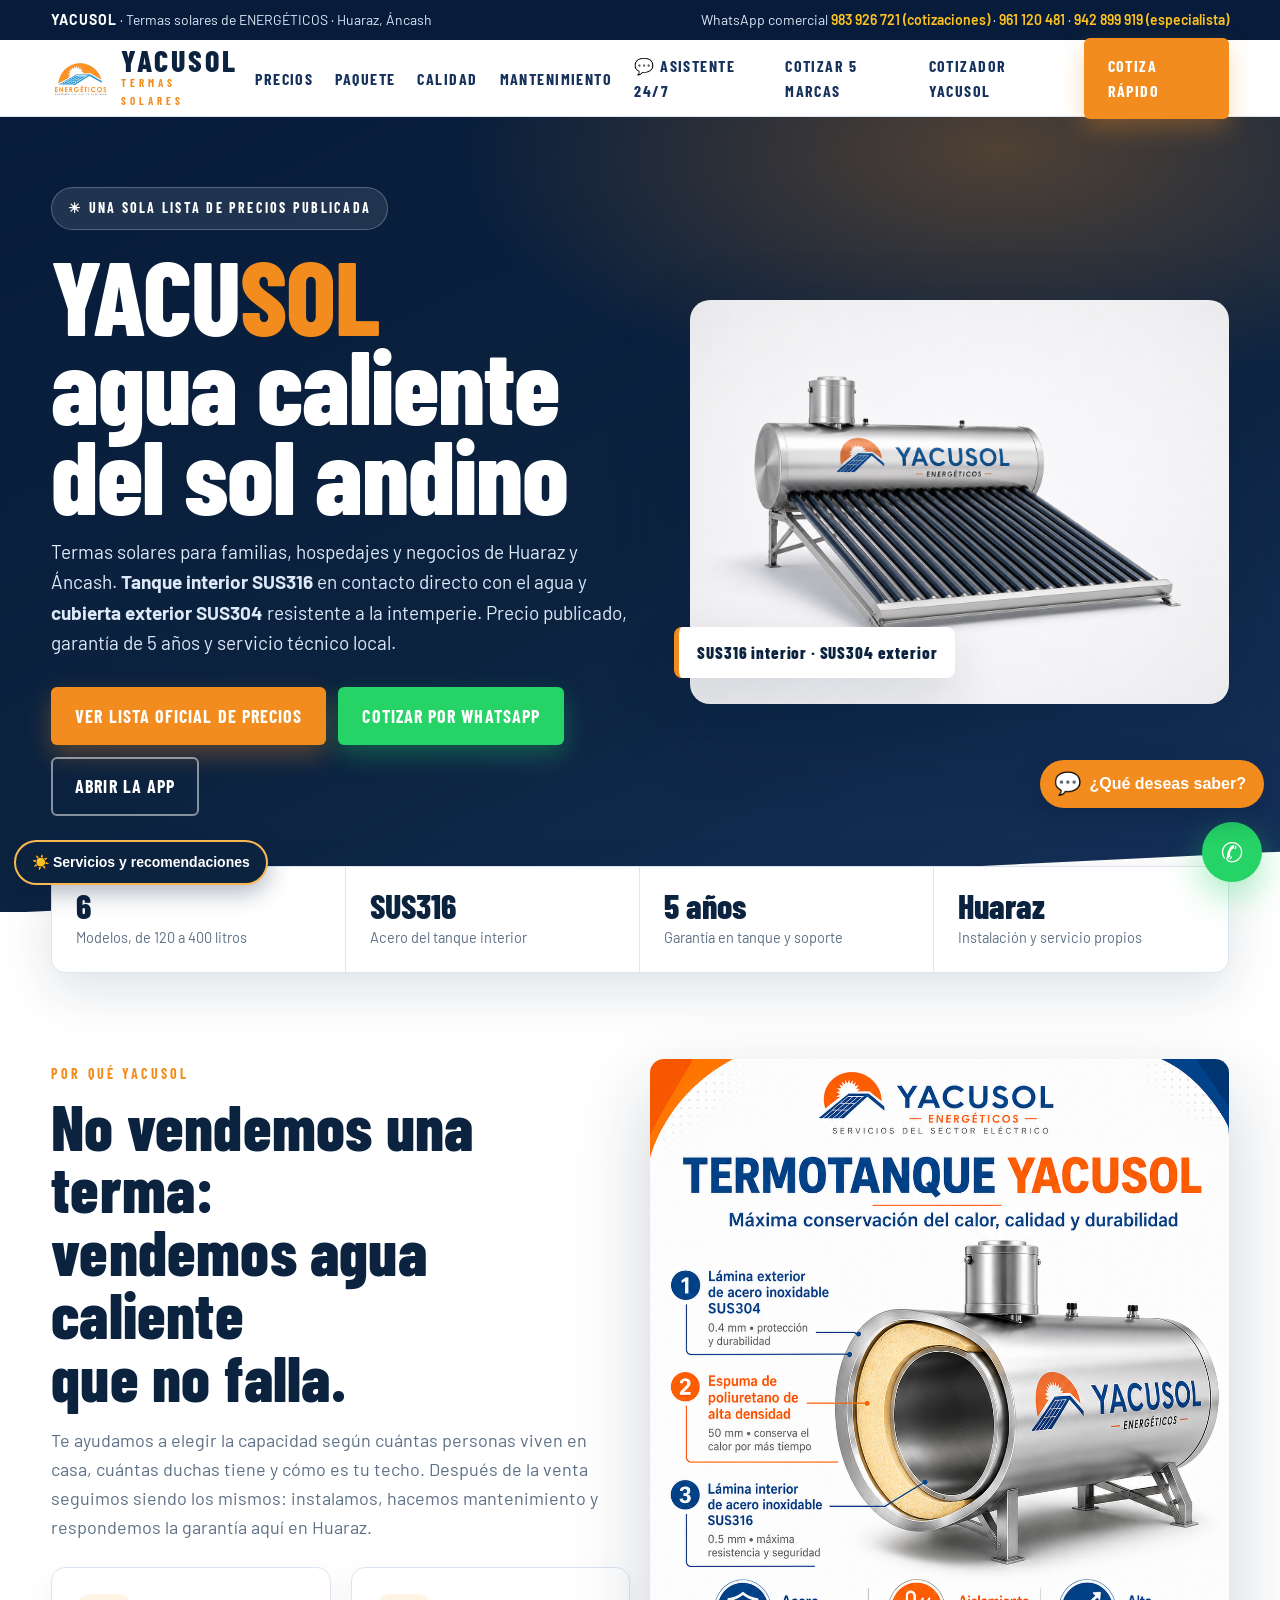
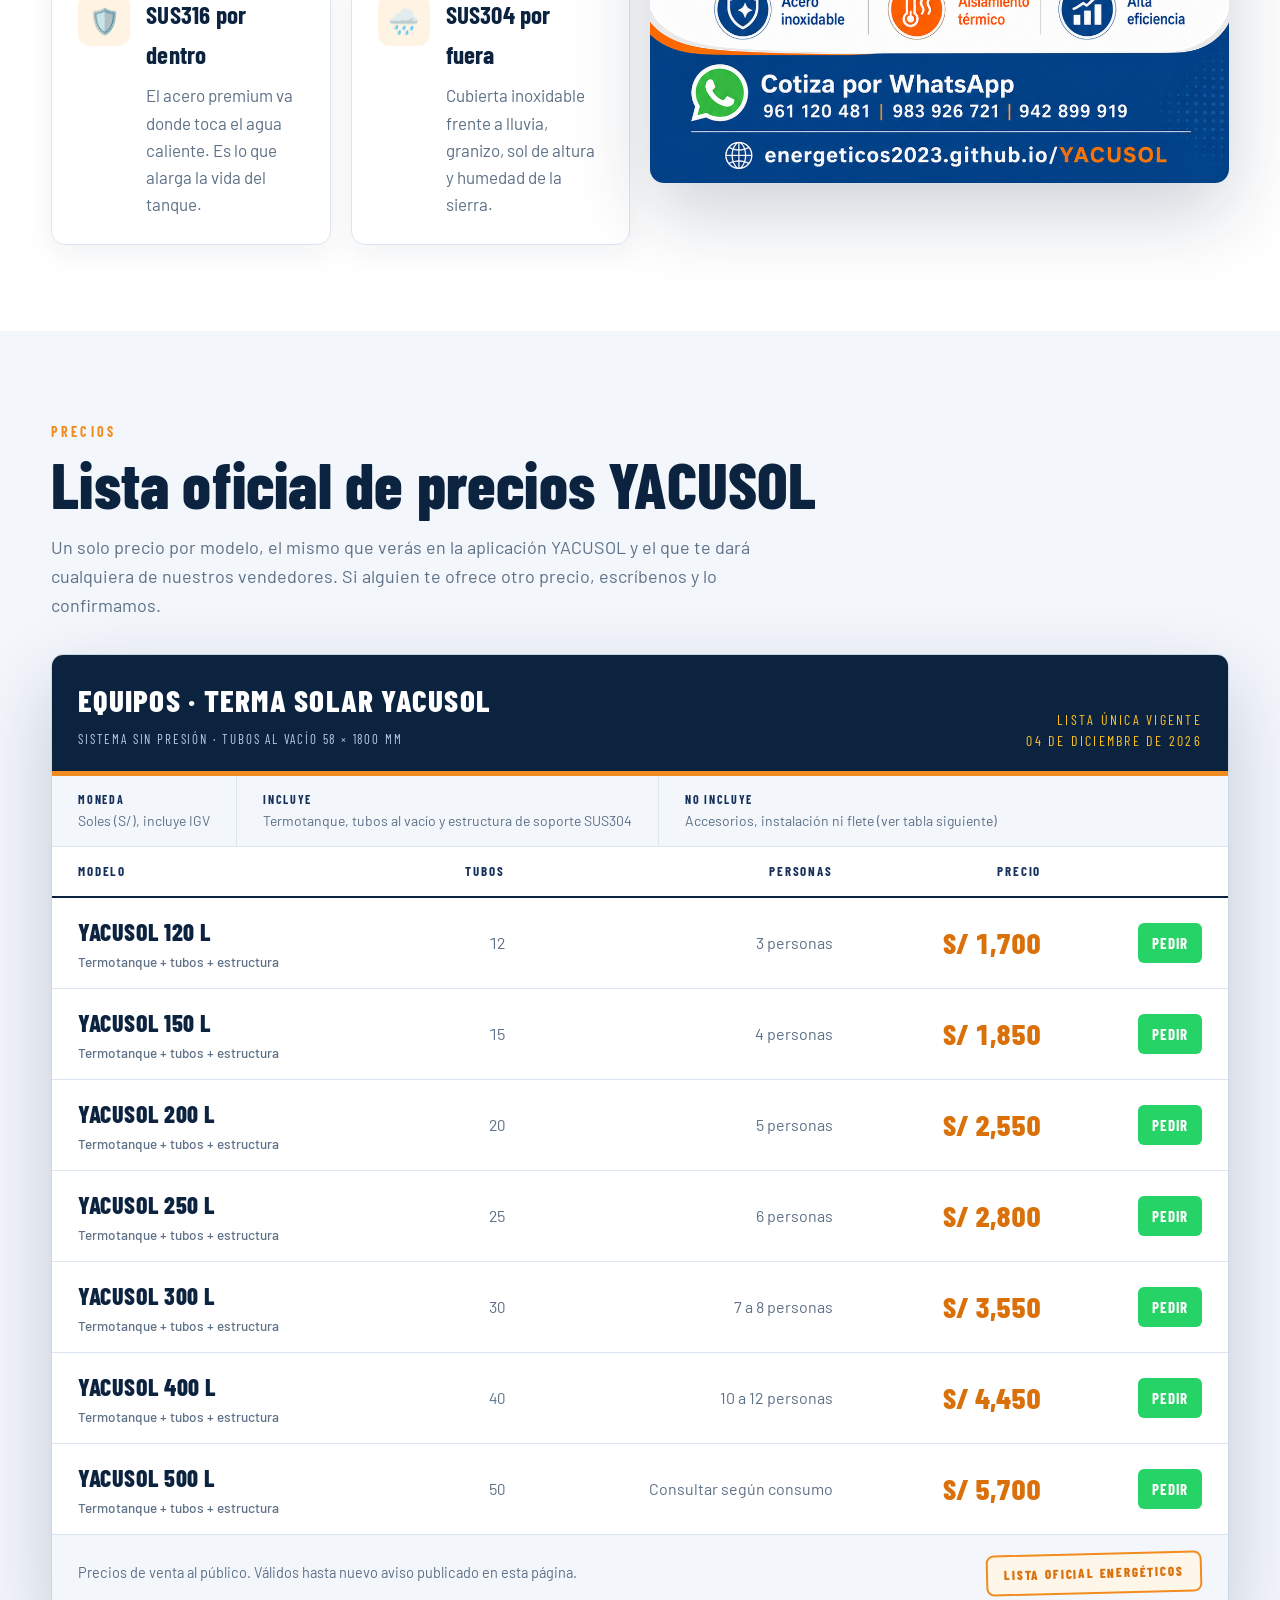
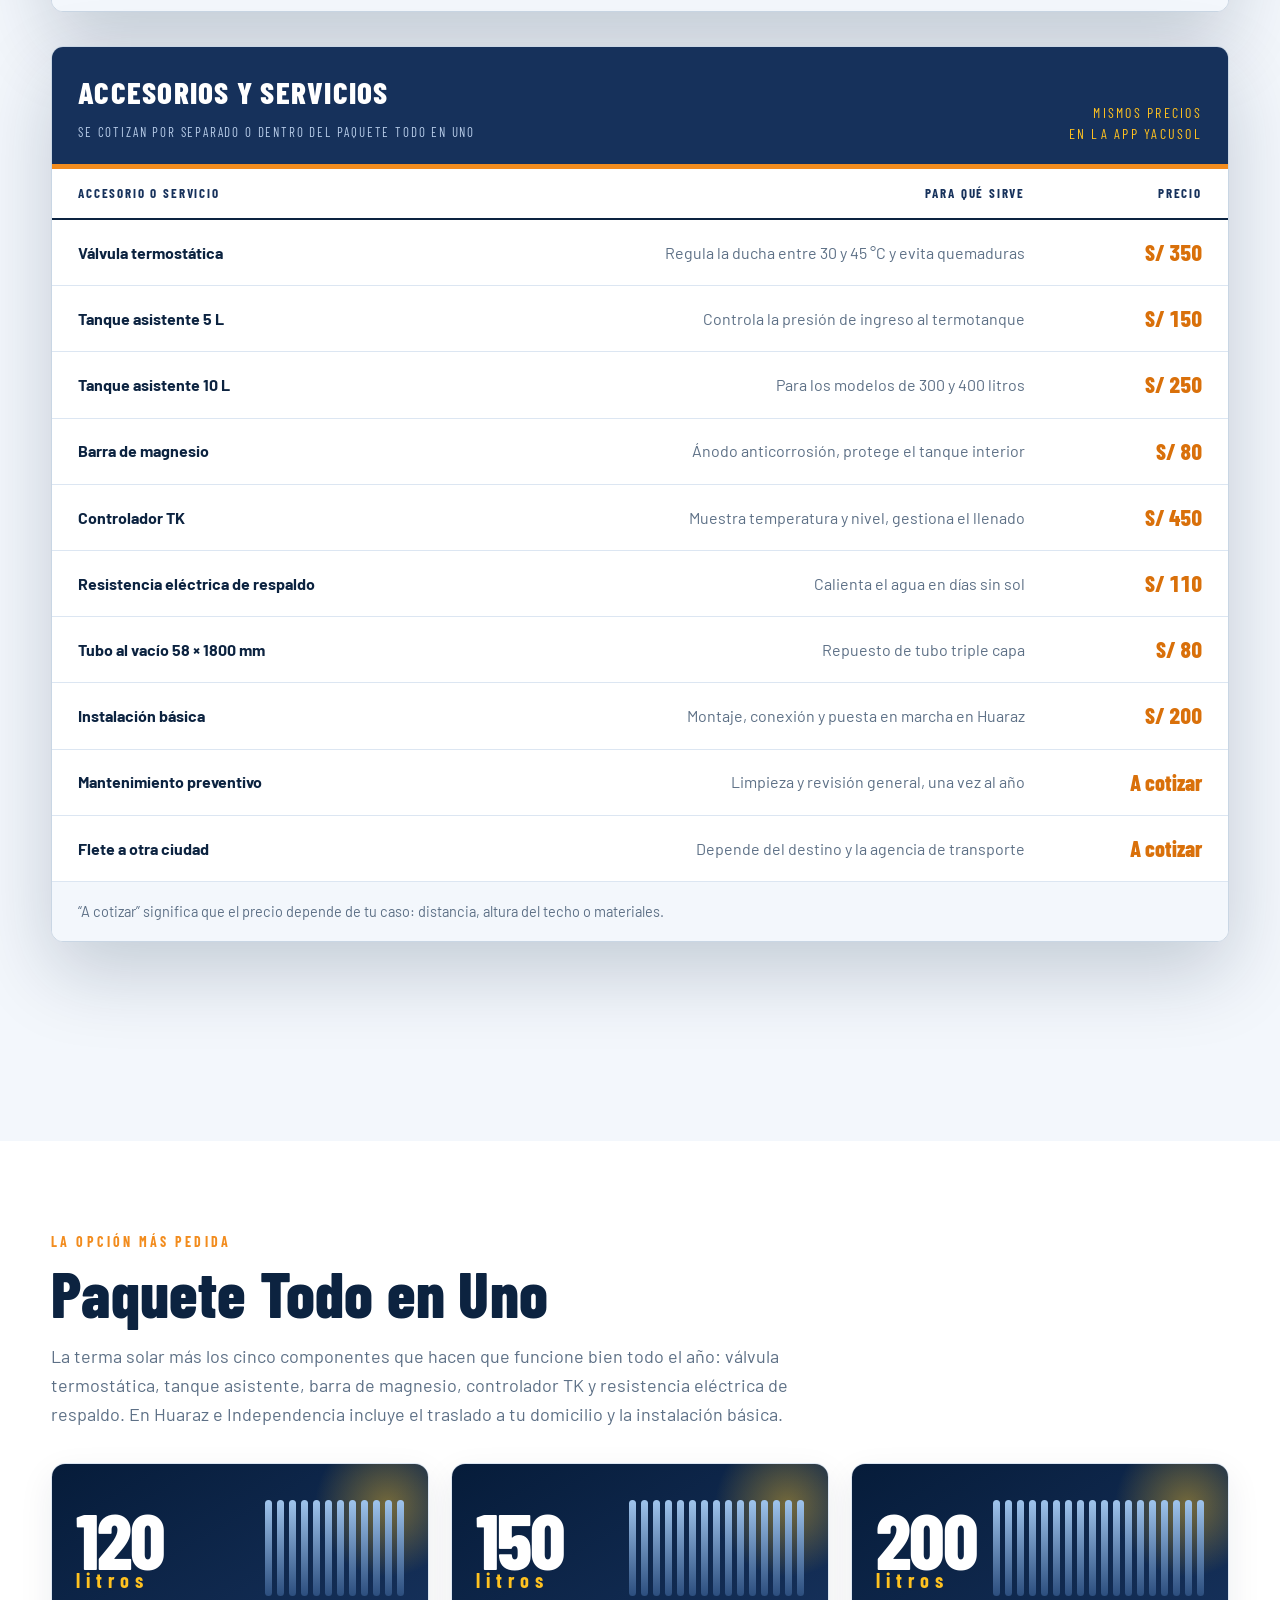
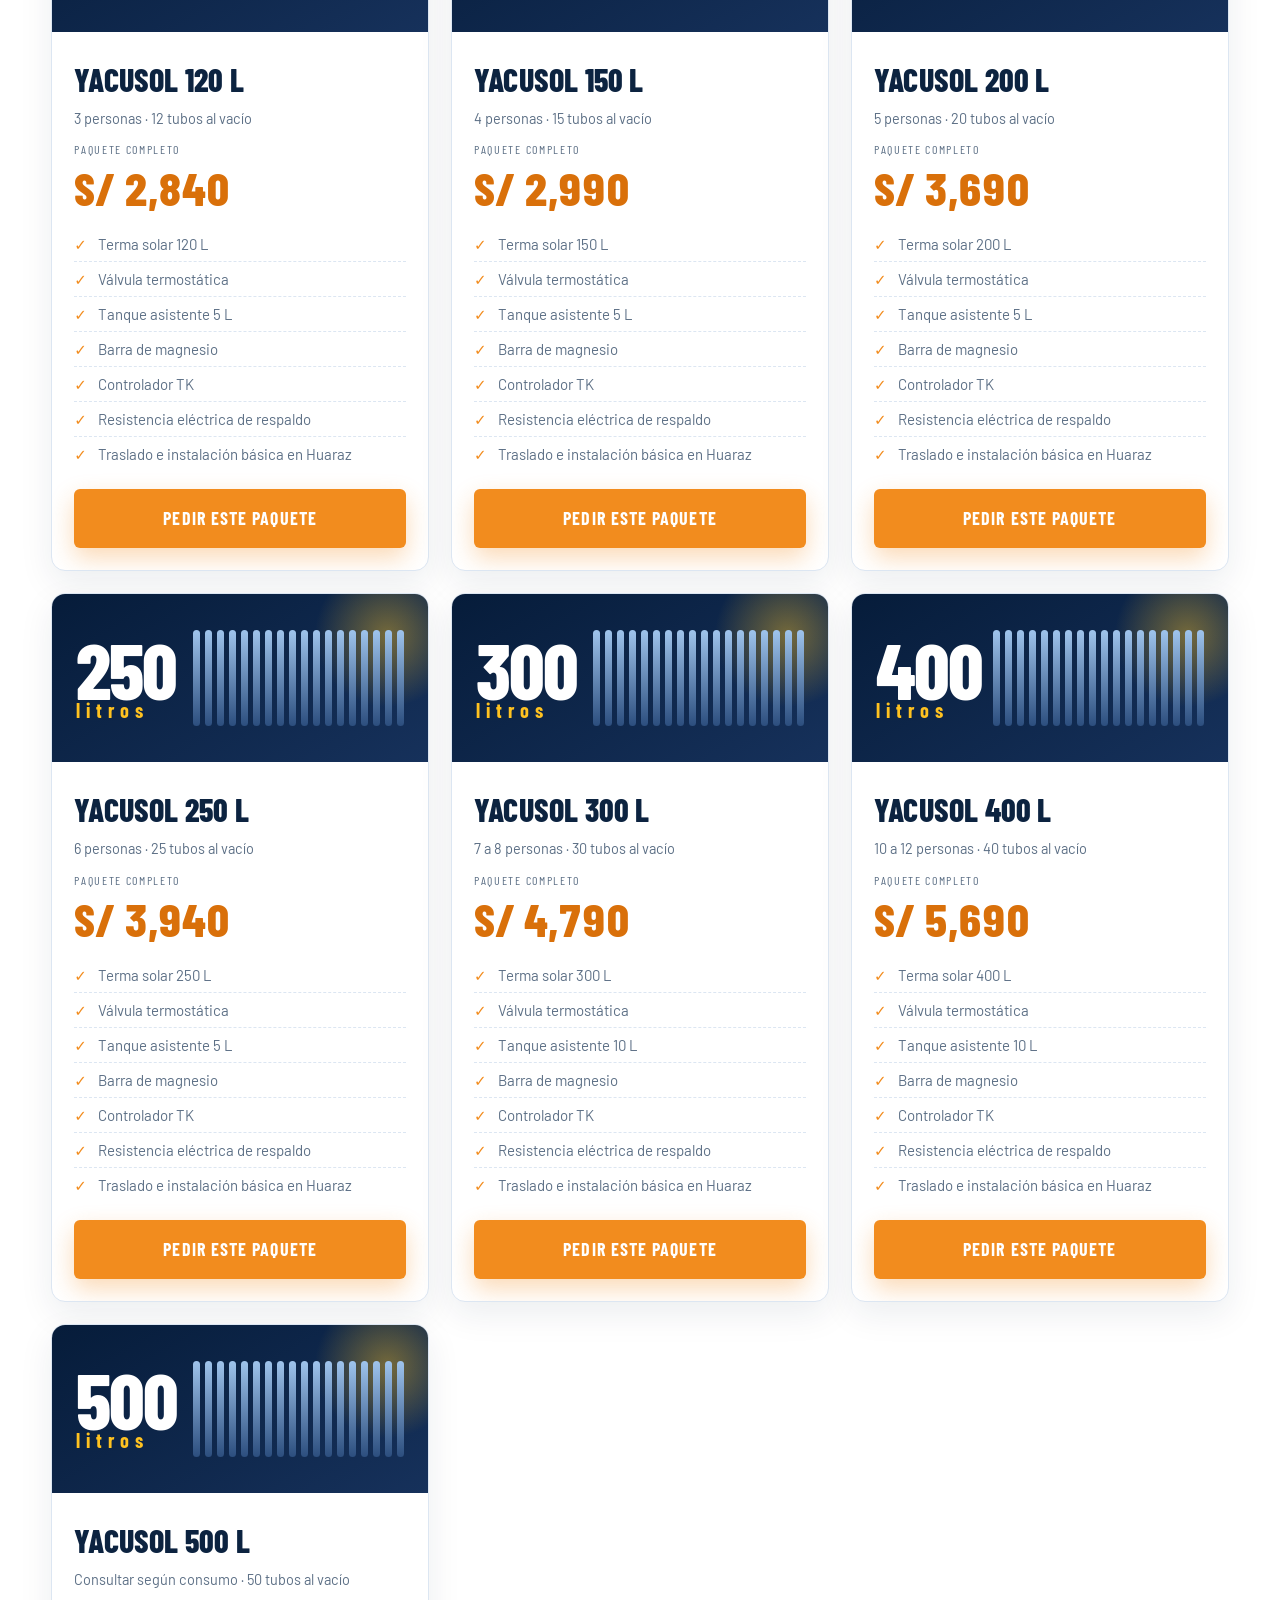
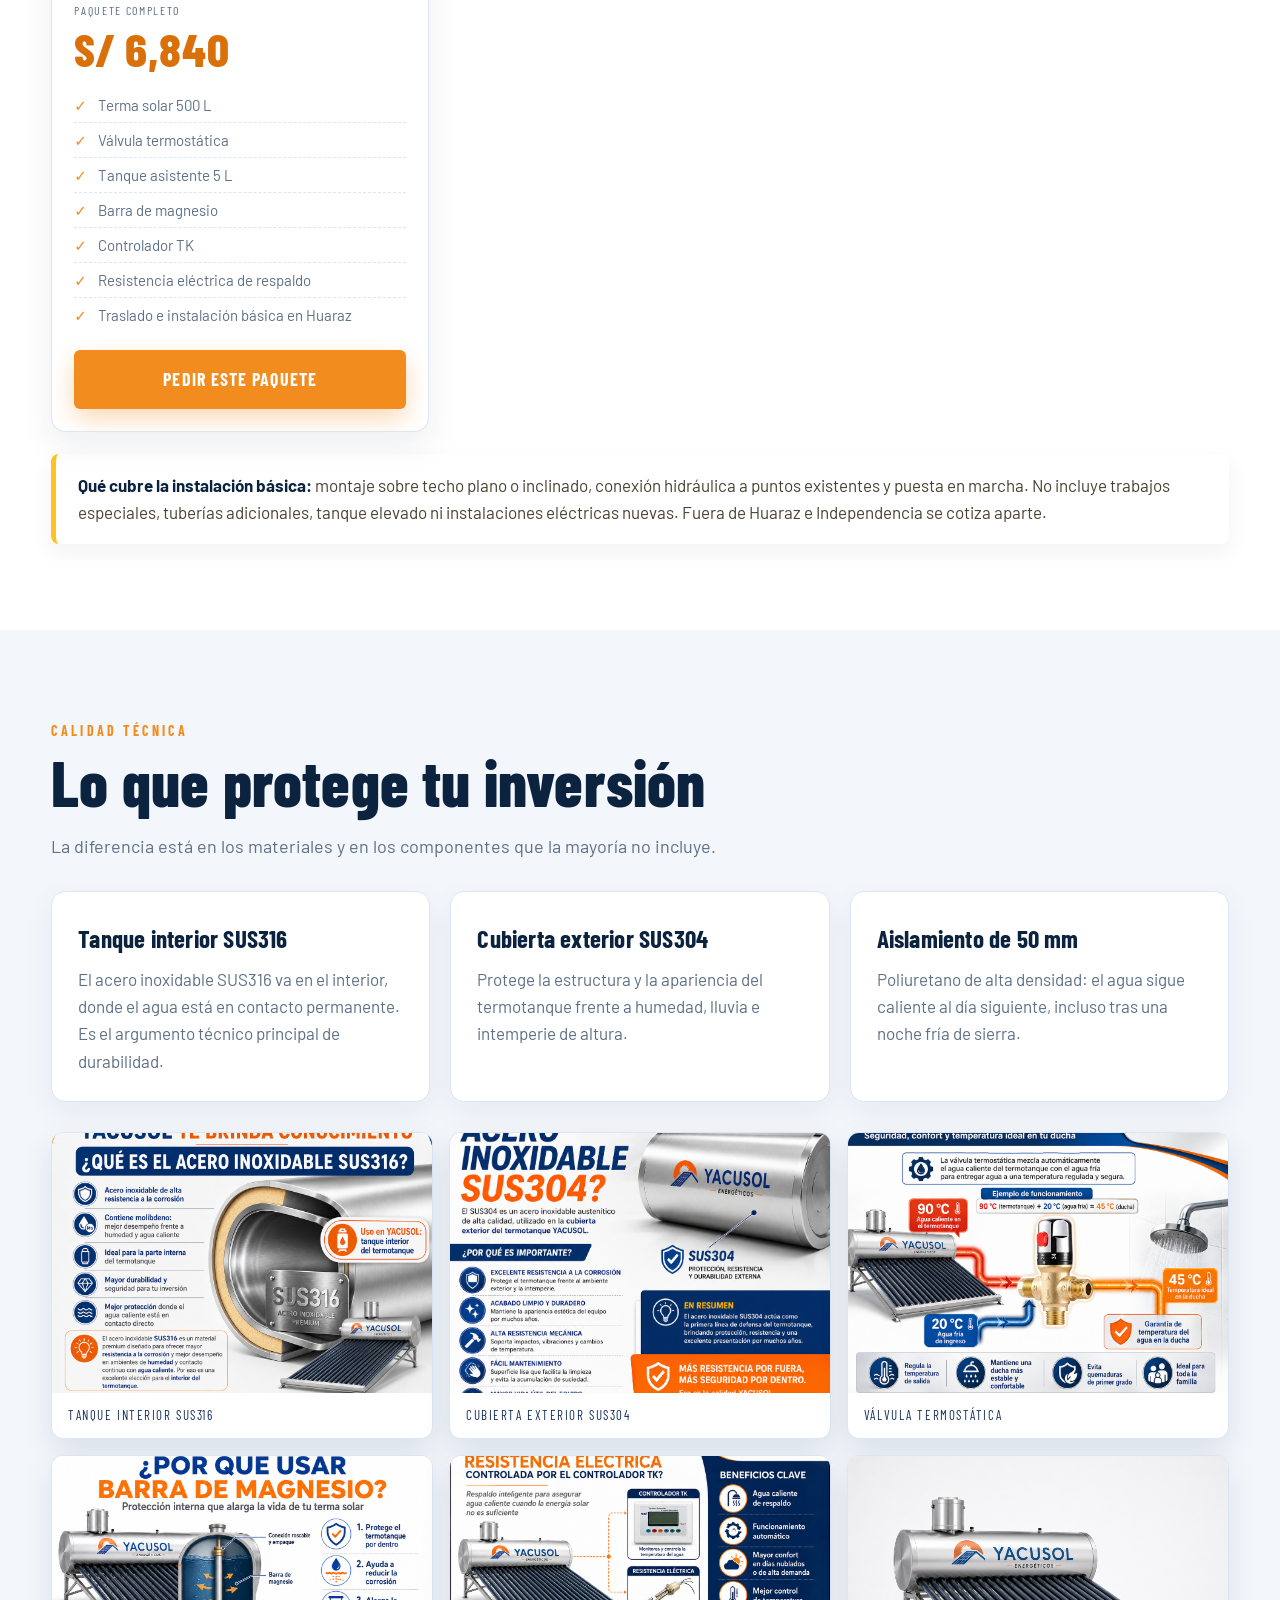
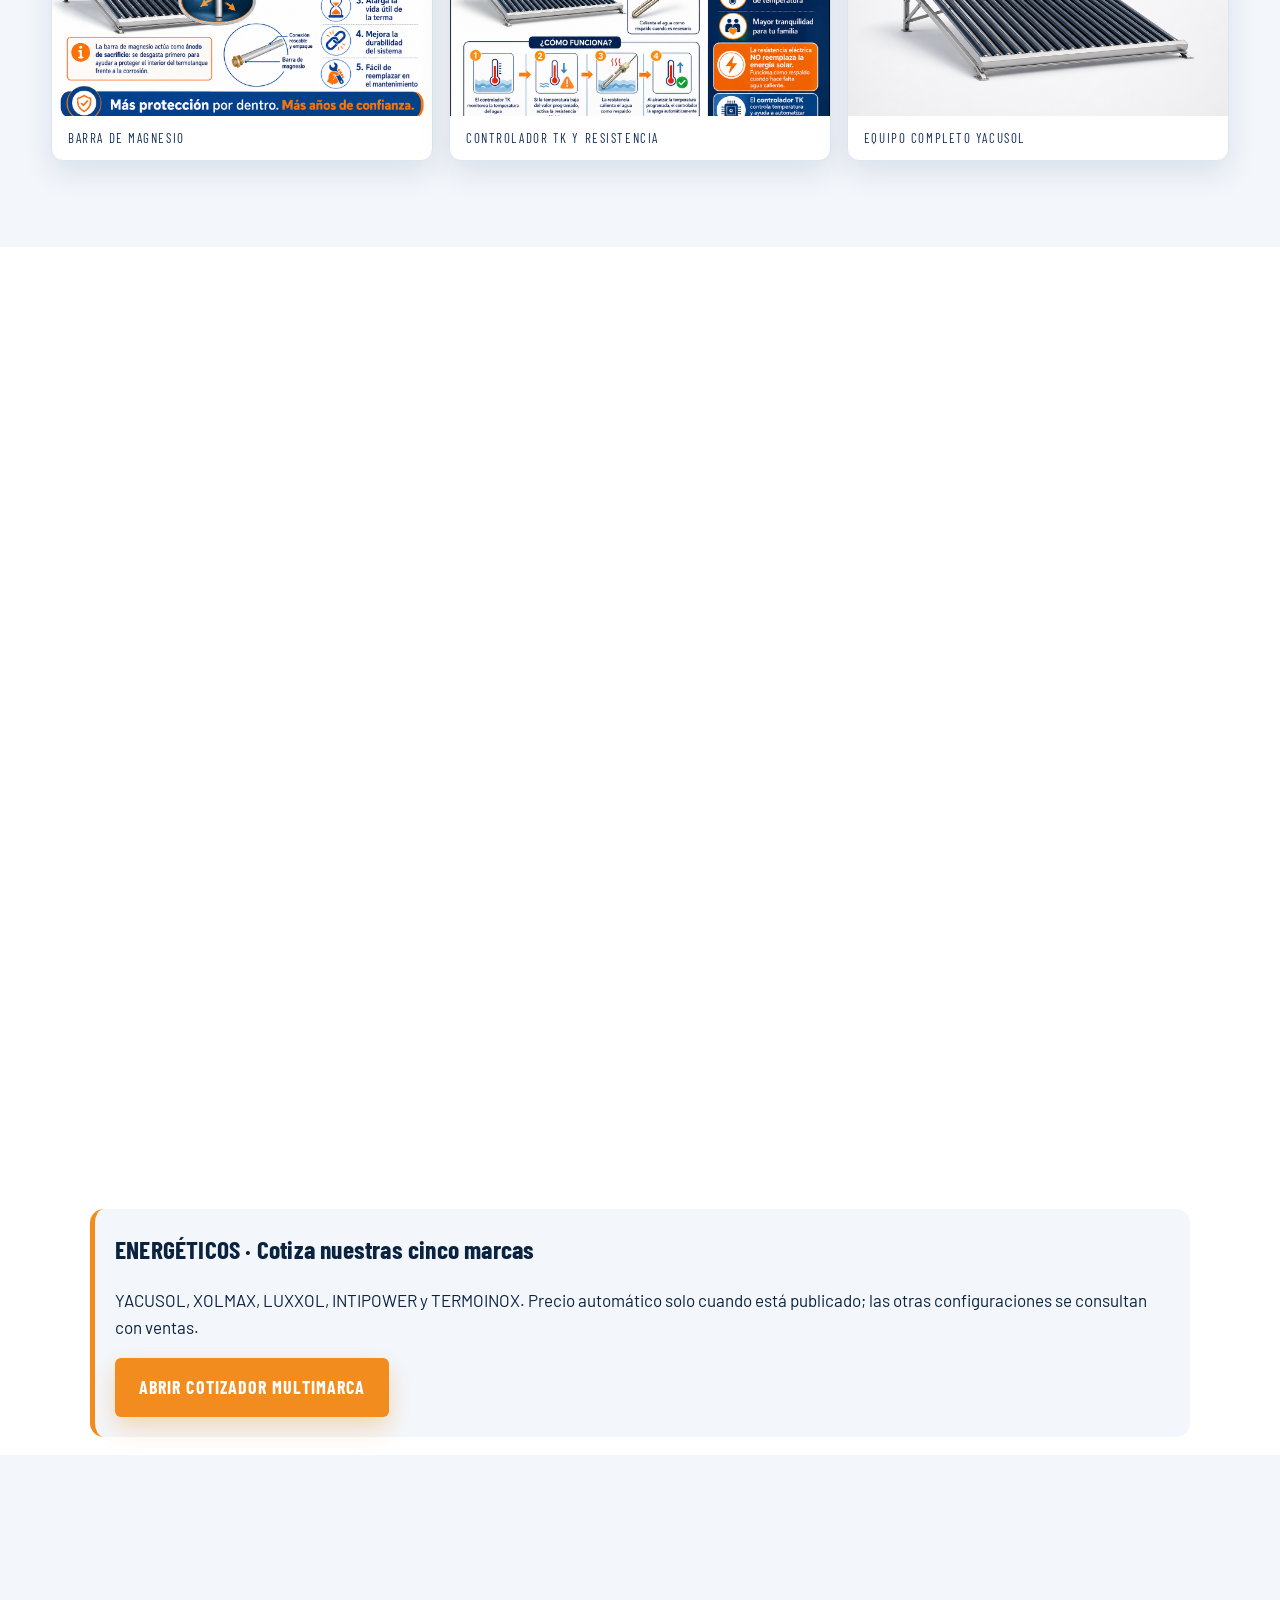
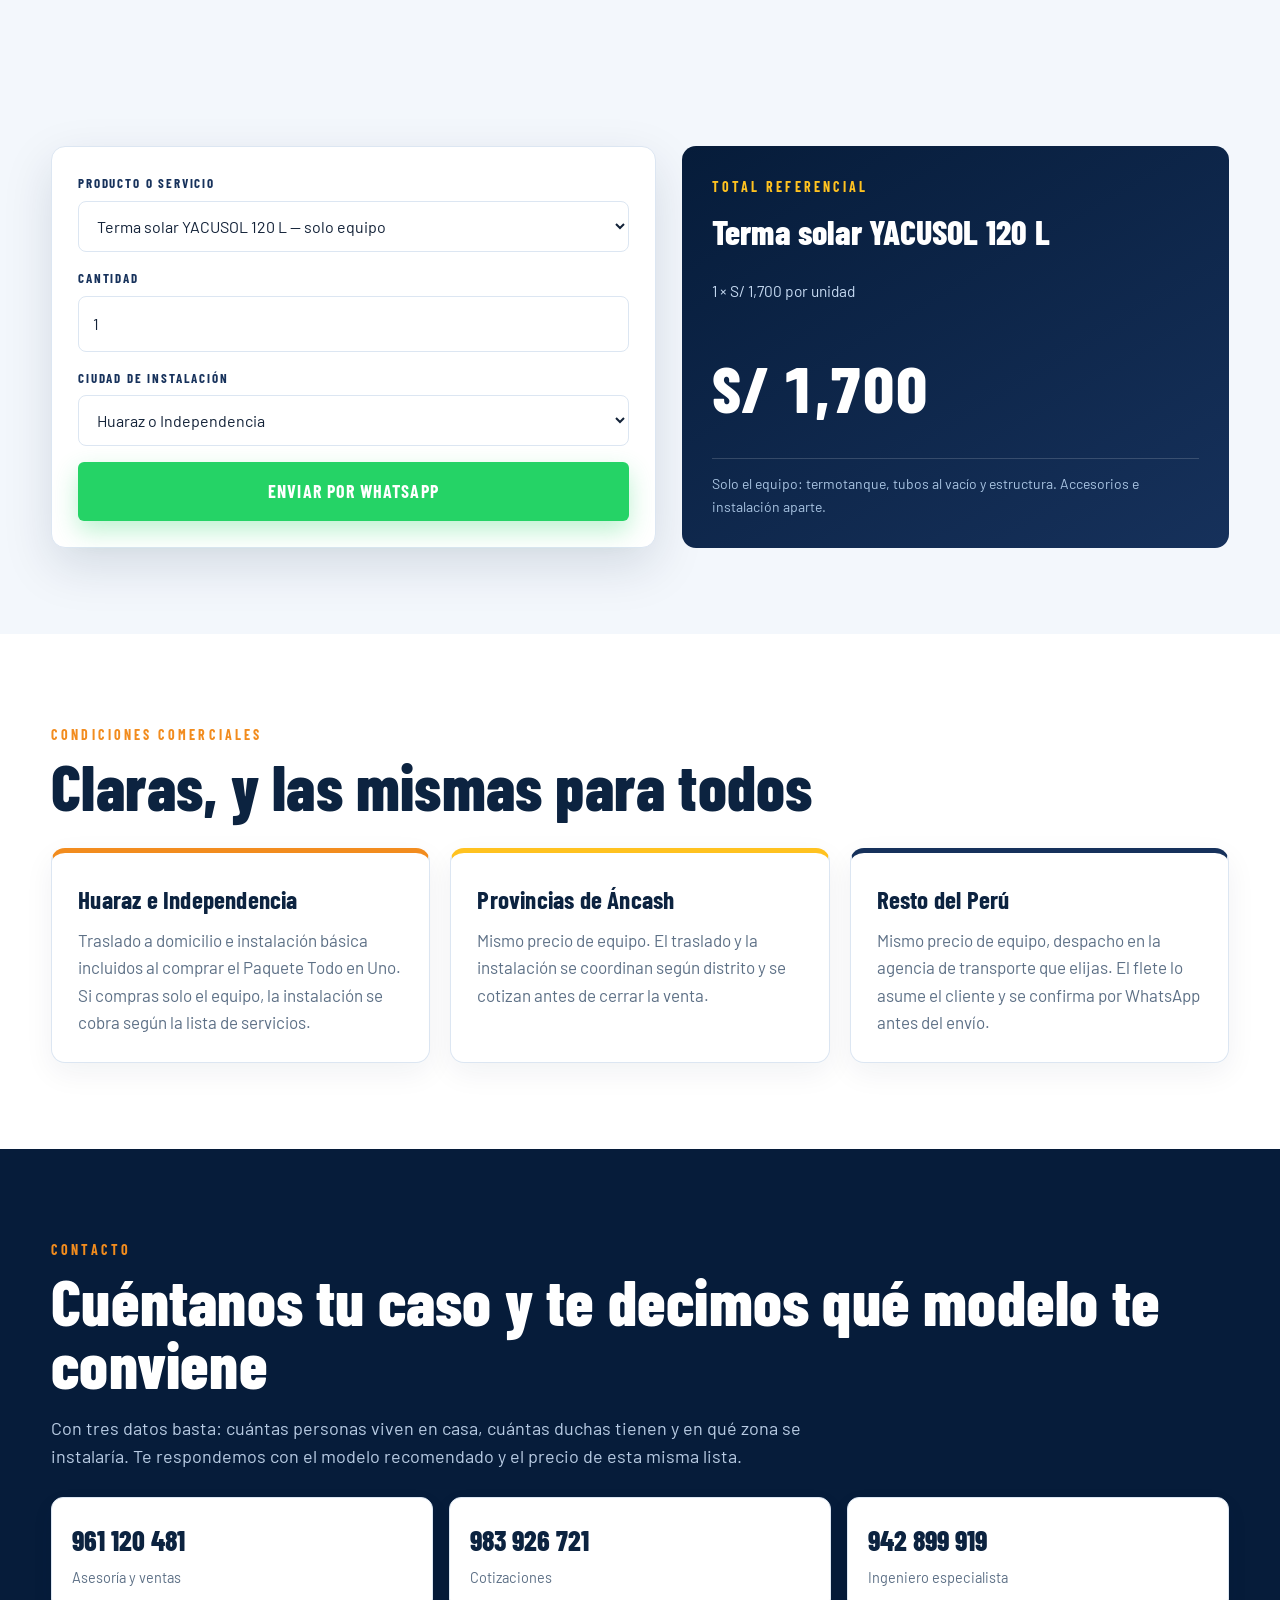
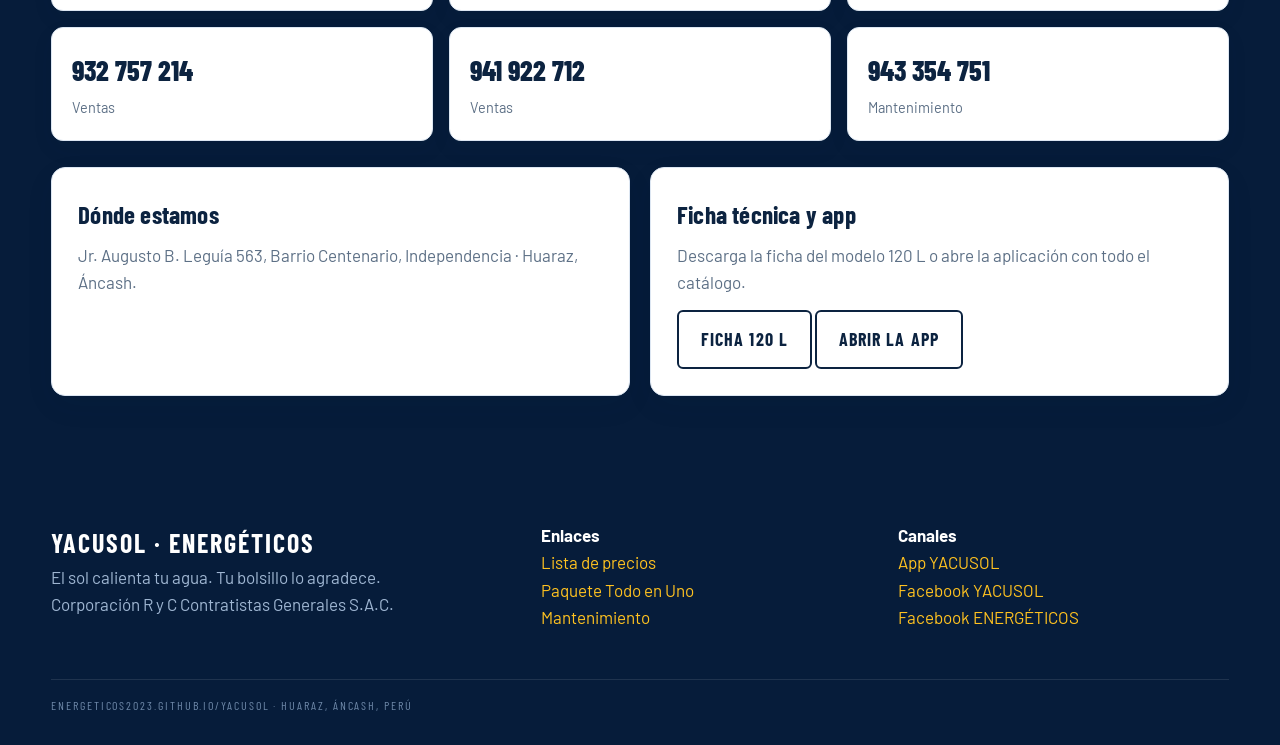
<file: index.html>
<!doctype html>
<html lang="es">
<head>
<meta charset="utf-8">
<meta name="viewport" content="width=device-width, initial-scale=1">
<title>YACUSOL Termas Solares en Huaraz | Lista oficial de precios | ENERGÉTICOS</title>
<meta name="description" content="YACUSOL: termas solares con tanque interior SUS316 para Huaraz, Independencia y Áncash. Lista oficial de precios, paquete todo en uno, instalación y mantenimiento. ENERGÉTICOS.">
<meta name="keywords" content="YACUSOL, termas solares Huaraz, precio terma solar Huaraz, termas solares Áncash, agua caliente solar, ENERGÉTICOS, mantenimiento de termas solares">
<meta name="theme-color" content="#0C2340">
<meta property="og:type" content="website">
<meta property="og:title" content="YACUSOL Termas Solares | Lista oficial de precios">
<meta property="og:description" content="Un solo precio publicado por modelo. Tanque interior SUS316, garantía 5 años y respaldo técnico en Huaraz.">
<meta property="og:image" content="assets/producto-yacusol.png">
<link rel="icon" href="assets/logo-energeticos.jpeg">
<link rel="preconnect" href="https://fonts.googleapis.com">
<link rel="preconnect" href="https://fonts.gstatic.com" crossorigin>
<link href="https://fonts.googleapis.com/css2?family=Barlow+Condensed:wght@500;600;700;800&family=Barlow:wght@400;500;600;700;800&display=swap" rel="stylesheet">
<style>
:root{
  --azul-900:#061C3A;
  --azul-700:#0C2340;
  --azul-500:#16315B;
  --naranja:#F28C1E;
  --naranja-osc:#D9700A;
  --dorado:#FFC220;
  --nieve:#F3F7FC;
  --acero:#C9D6E4;
  --linea:#DCE6F2;
  --texto:#132238;
  --tenue:#5D7086;
  --verde:#25D366;
  --sombra:0 18px 50px rgba(6,28,58,.13);
  --sombra-alta:0 30px 80px rgba(6,28,58,.20);
}
*{box-sizing:border-box}
html{scroll-behavior:smooth}
body{margin:0;background:#fff;color:var(--texto);font-family:"Barlow",system-ui,Arial,sans-serif;font-size:17px;line-height:1.6;-webkit-font-smoothing:antialiased}
img{max-width:100%;display:block}
a{color:inherit;text-decoration:none}
h1,h2,h3,.cond{font-family:"Barlow Condensed","Barlow",Arial,sans-serif;letter-spacing:.2px}
.wrap{width:min(1180px,92vw);margin-inline:auto}
.eyebrow{font-family:"Barlow Condensed";text-transform:uppercase;letter-spacing:.22em;font-weight:700;font-size:14px;color:var(--naranja)}
.tabnum{font-variant-numeric:tabular-nums;font-feature-settings:"tnum" 1}

/* ---------- Barra superior ---------- */
.topbar{background:var(--azul-900);color:#DCE7F5;font-size:14px}
.topbar .wrap{display:flex;justify-content:space-between;gap:14px;flex-wrap:wrap;padding:9px 0}
.topbar b{color:#fff;letter-spacing:1px}
.topbar a{color:var(--dorado);font-weight:600}

/* ---------- Cabecera ---------- */
header{position:sticky;top:0;z-index:60;background:rgba(255,255,255,.93);backdrop-filter:blur(14px);border-bottom:1px solid var(--linea)}
.nav{height:76px;display:flex;align-items:center;justify-content:space-between;gap:18px}
.brand{display:flex;align-items:center;gap:12px}
.brand img{width:58px;height:48px;object-fit:contain}
.brand b{display:block;font-family:"Barlow Condensed";font-size:30px;line-height:.9;color:var(--azul-700);letter-spacing:3px;font-weight:800}
.brand small{display:block;font-family:"Barlow Condensed";color:var(--naranja);letter-spacing:4px;font-weight:700;font-size:11px;text-transform:uppercase}
nav.links{display:flex;gap:22px;align-items:center}
nav.links a{font-family:"Barlow Condensed";font-size:16px;text-transform:uppercase;font-weight:700;letter-spacing:.09em;color:var(--azul-500)}
nav.links a:hover{color:var(--naranja)}
.btn{display:inline-flex;align-items:center;justify-content:center;gap:9px;padding:13px 22px;border-radius:6px;font-weight:700;font-family:"Barlow Condensed";font-size:18px;letter-spacing:.06em;text-transform:uppercase;border:2px solid transparent;cursor:pointer;transition:transform .15s ease,box-shadow .15s ease,background .15s ease}
.btn:hover{transform:translateY(-2px)}
.btn.or{background:var(--naranja);color:#fff;box-shadow:0 10px 24px rgba(242,140,30,.32)}
.btn.wh{background:var(--verde);color:#fff;box-shadow:0 10px 24px rgba(37,211,102,.30)}
.btn.dark{background:var(--azul-700);color:#fff}
.btn.ghost{border-color:rgba(255,255,255,.5);color:#fff}
.btn.line{border-color:var(--azul-700);color:var(--azul-700)}
.menu-btn{display:none;border:0;background:var(--azul-700);color:#fff;padding:10px 14px;border-radius:6px;font-family:"Barlow Condensed";font-weight:700;font-size:17px;letter-spacing:.08em;cursor:pointer}

/* ---------- Hero ---------- */
.hero{position:relative;background:
  radial-gradient(900px 420px at 78% 4%,rgba(242,140,30,.30),transparent 60%),
  linear-gradient(155deg,var(--azul-900),var(--azul-700) 55%,var(--azul-500));
  color:#fff;overflow:hidden}
.hero::after{content:"";position:absolute;inset:auto 0 -1px 0;height:70px;background:#fff;clip-path:polygon(0 100%,100% 12%,100% 100%)}
.hero .wrap{position:relative;z-index:2;display:grid;grid-template-columns:1.05fr .95fr;gap:44px;align-items:center;padding:70px 0 96px}
.hero h1{font-size:clamp(54px,8.4vw,104px);line-height:.86;margin:20px 0 16px;font-weight:800;letter-spacing:-1px}
.hero h1 span{color:var(--naranja)}
.hero p.lead{font-size:19px;color:#DDE9F8;max-width:600px}
.tag{display:inline-flex;align-items:center;gap:10px;background:rgba(255,255,255,.10);border:1px solid rgba(255,255,255,.24);padding:9px 16px;border-radius:999px;font-family:"Barlow Condensed";font-weight:700;text-transform:uppercase;font-size:14px;letter-spacing:.16em}
.hero-actions{display:flex;gap:12px;flex-wrap:wrap;margin-top:28px}
.hero-figure{position:relative}
.hero-figure img{border-radius:20px;box-shadow:var(--sombra-alta);background:#fff;object-fit:cover;width:100%}
.chip316{position:absolute;left:-16px;bottom:26px;background:#fff;color:var(--azul-700);padding:12px 18px;border-radius:8px;font-family:"Barlow Condensed";font-weight:800;letter-spacing:.05em;box-shadow:var(--sombra);border-left:5px solid var(--naranja)}

/* ---------- Franja de datos ---------- */
.stats{margin-top:-46px;position:relative;z-index:5}
.stats .wrap{display:grid;grid-template-columns:repeat(4,1fr);background:#fff;border-radius:14px;box-shadow:var(--sombra);overflow:hidden;border:1px solid var(--linea)}
.stat{padding:22px 24px;border-right:1px solid var(--linea)}
.stat:last-child{border-right:0}
.stat b{display:block;font-family:"Barlow Condensed";font-size:34px;font-weight:800;color:var(--azul-700);line-height:1}
.stat span{color:var(--tenue);font-size:14.5px}

/* ---------- Secciones ---------- */
section.block{padding:86px 0}
.block.light{background:var(--nieve)}
.block.dark{background:var(--azul-900);color:#E7F0FB}
h2.title{font-size:clamp(38px,5.4vw,64px);line-height:.98;margin:8px 0 14px;color:var(--azul-700);font-weight:800}
.dark h2.title{color:#fff}
p.lead{font-size:18px;color:var(--tenue);max-width:760px}
.dark p.lead{color:#B9CCE4}
.grid{display:grid;gap:20px}
.two{grid-template-columns:1fr 1fr}
.three{grid-template-columns:repeat(3,1fr)}
.card{background:#fff;border:1px solid var(--linea);border-radius:14px;padding:26px;box-shadow:0 10px 30px rgba(12,35,64,.06)}
.card h3{margin:0 0 8px;color:var(--azul-700);font-size:25px;font-weight:700}
.card p{color:var(--tenue);margin:0}
.feature{display:flex;gap:16px;align-items:flex-start}
.ico{width:52px;height:52px;border-radius:12px;background:#FFF3E3;color:var(--naranja-osc);display:grid;place-items:center;font-size:25px;flex:none}

/* ---------- SIGNATURE: hoja oficial de precios ---------- */
.sheet{background:#fff;border:1px solid var(--acero);border-radius:12px;box-shadow:var(--sombra-alta);overflow:hidden;margin-top:34px}
.sheet-head{background:var(--azul-700);color:#fff;padding:20px 26px;display:flex;justify-content:space-between;align-items:flex-end;gap:18px;flex-wrap:wrap;border-bottom:5px solid var(--naranja)}
.sheet-head h3{margin:0;font-size:31px;font-weight:800;letter-spacing:.04em;text-transform:uppercase}
.sheet-head .folio{font-family:"Barlow Condensed";font-size:14px;letter-spacing:.16em;text-transform:uppercase;color:var(--dorado);text-align:right;line-height:1.5}
.sheet-sub{display:flex;gap:0;flex-wrap:wrap;border-bottom:1px solid var(--linea);background:var(--nieve)}
.sheet-sub div{padding:14px 26px;border-right:1px solid var(--linea);font-size:14px;color:var(--tenue)}
.sheet-sub div:last-child{border-right:0}
.sheet-sub b{display:block;font-family:"Barlow Condensed";text-transform:uppercase;letter-spacing:.14em;font-size:12px;color:var(--azul-500)}
table{width:100%;border-collapse:collapse}
thead th{background:#fff;color:var(--azul-500);font-family:"Barlow Condensed";text-transform:uppercase;letter-spacing:.14em;font-size:13px;padding:14px 26px;text-align:right;border-bottom:2px solid var(--azul-700)}
thead th:first-child{text-align:left}
tbody td{padding:15px 26px;border-bottom:1px solid var(--linea);text-align:right;font-size:16px;color:var(--tenue)}
tbody td:first-child{text-align:left}
tbody tr:last-child td{border-bottom:0}
tbody tr:hover{background:#FAFCFF}
.modelo{font-family:"Barlow Condensed";font-size:24px;font-weight:800;color:var(--azul-700);letter-spacing:.02em}
.modelo small{display:block;font-family:"Barlow";font-size:13.5px;font-weight:500;color:var(--tenue);letter-spacing:0}
.precio{font-family:"Barlow Condensed";font-size:29px;font-weight:800;color:var(--naranja-osc);white-space:nowrap}
.td-wa a{display:inline-flex;align-items:center;gap:7px;background:var(--verde);color:#fff;padding:8px 14px;border-radius:6px;font-family:"Barlow Condensed";font-weight:700;font-size:15px;letter-spacing:.06em;text-transform:uppercase}
.sheet-foot{padding:18px 26px;background:var(--nieve);border-top:1px solid var(--linea);font-size:14.5px;color:var(--tenue);display:flex;gap:18px;justify-content:space-between;flex-wrap:wrap;align-items:center}
.sello{border:2px solid var(--naranja);color:var(--naranja-osc);border-radius:8px;padding:8px 16px;font-family:"Barlow Condensed";font-weight:800;text-transform:uppercase;letter-spacing:.14em;font-size:13px;transform:rotate(-1.4deg);background:#FFF6EA}
.aviso{background:#fff;border-left:5px solid var(--dorado);border-radius:8px;padding:18px 22px;margin-top:22px;color:#4A4132;box-shadow:0 8px 22px rgba(12,35,64,.06)}
.aviso b{color:var(--azul-700)}

/* ---------- Paquete ---------- */
.pkg-grid{display:grid;grid-template-columns:repeat(3,1fr);gap:22px;margin-top:34px}
.pkg{background:#fff;border:1px solid var(--linea);border-radius:14px;overflow:hidden;box-shadow:0 12px 34px rgba(12,35,64,.08);display:flex;flex-direction:column;transition:transform .18s ease,box-shadow .18s ease}
.pkg:hover{transform:translateY(-4px);box-shadow:var(--sombra-alta)}
.pkg-cap{position:relative;height:168px;background:linear-gradient(150deg,var(--azul-900),var(--azul-500));color:#fff;display:flex;align-items:center;justify-content:space-between;padding:0 24px;overflow:hidden}
.pkg-cap::after{content:"";position:absolute;right:-34px;top:-34px;width:150px;height:150px;border-radius:50%;background:radial-gradient(circle,rgba(255,194,32,.42),transparent 68%)}
.pkg-cap .litros{font-family:"Barlow Condensed";font-size:78px;font-weight:800;line-height:.82;letter-spacing:-2px}
.pkg-cap .litros span{display:block;font-size:20px;letter-spacing:.3em;color:var(--dorado);font-weight:700}
.pkg-cap .tubos{position:relative;z-index:2;display:flex;gap:5px;align-items:flex-end;height:96px}
.pkg-cap .tubos i{display:block;width:7px;border-radius:4px;background:linear-gradient(180deg,#9FC4EC,#2C4E7E);height:100%}
.pkg .body{padding:22px;display:flex;flex-direction:column;flex:1}
.pkg h3{font-family:"Barlow Condensed";font-size:32px;color:var(--azul-700);margin:0;font-weight:800}
.pkg .who{color:var(--tenue);font-size:14.5px;margin:2px 0 10px}
.pkg .big{font-family:"Barlow Condensed";font-size:46px;line-height:1;color:var(--naranja-osc);font-weight:800;margin:6px 0 2px}
.pkg .desde{font-family:"Barlow Condensed";text-transform:uppercase;letter-spacing:.14em;font-size:12px;color:var(--tenue)}
.pkg ul{margin:14px 0 18px;padding:0;list-style:none;color:var(--tenue);font-size:15px}
.pkg li{padding:5px 0 5px 24px;position:relative;border-bottom:1px dashed var(--linea)}
.pkg li:last-child{border-bottom:0}
.pkg li::before{content:"✓";position:absolute;left:0;color:var(--naranja);font-weight:800}
.pkg .btn{width:100%;margin-top:auto}

/* ---------- Galería ---------- */
.gallery{display:grid;grid-template-columns:repeat(3,1fr);gap:16px;margin-top:30px}
.gallery figure{margin:0;border-radius:12px;overflow:hidden;box-shadow:0 12px 30px rgba(6,28,58,.10);background:#fff;border:1px solid var(--linea)}
.gallery img{height:260px;width:100%;object-fit:cover}
.gallery figcaption{padding:12px 16px;font-family:"Barlow Condensed";text-transform:uppercase;letter-spacing:.12em;font-size:13px;color:var(--azul-500)}

/* ---------- Cotizador ---------- */
.calc{display:grid;grid-template-columns:1.05fr .95fr;gap:26px;margin-top:32px}
.calc-form{background:#fff;border:1px solid var(--linea);border-radius:14px;padding:26px;box-shadow:var(--sombra)}
.calc label{display:block;font-family:"Barlow Condensed";text-transform:uppercase;letter-spacing:.14em;font-size:13px;font-weight:700;color:var(--azul-500);margin:0 0 7px}
.calc select,.calc input{width:100%;padding:14px;border:1px solid var(--linea);border-radius:8px;margin-bottom:16px;font:inherit;font-size:16px;background:#fff;color:var(--texto)}
.calc select:focus,.calc input:focus{outline:3px solid rgba(242,140,30,.35);border-color:var(--naranja)}
.result{background:linear-gradient(150deg,var(--azul-900),var(--azul-500));color:#fff;border-radius:14px;padding:30px;display:flex;flex-direction:column}
.result .eyebrow{color:var(--dorado)}
.result h3{font-size:34px;margin:6px 0 4px;font-weight:800}
.result .detalle{color:#C6DAF2;font-size:15.5px;min-height:48px}
.result .amount{font-family:"Barlow Condensed";font-size:64px;font-weight:800;line-height:1;margin:14px 0 6px;color:#fff}
.result .desglose{font-size:14px;color:#A9C4E2;border-top:1px solid rgba(255,255,255,.16);padding-top:14px;margin-top:auto}

/* ---------- Cobertura ---------- */
.cov{display:grid;grid-template-columns:repeat(3,1fr);gap:20px;margin-top:30px}
.cov .card{border-top:5px solid var(--naranja)}
.cov .card:nth-child(2){border-top-color:var(--dorado)}
.cov .card:nth-child(3){border-top-color:var(--azul-500)}

/* ---------- Contacto / pie ---------- */
.wa-grid{display:grid;grid-template-columns:repeat(3,1fr);gap:16px;margin-top:26px}
.wa-card{background:#fff;border:1px solid var(--linea);border-radius:12px;padding:20px;box-shadow:0 8px 22px rgba(12,35,64,.06);transition:transform .15s ease}
.wa-card:hover{transform:translateY(-3px);border-color:var(--verde)}
.wa-card b{display:block;font-family:"Barlow Condensed";font-size:28px;color:var(--azul-700);font-weight:800}
.wa-card span{color:var(--tenue);font-size:14.5px}
footer{background:var(--azul-900);color:#9FB6D2;padding:40px 0 30px}
footer .wrap{display:grid;grid-template-columns:1.4fr 1fr 1fr;gap:26px}
footer b{color:#fff}
footer a{color:var(--dorado)}
footer .fline{font-family:"Barlow Condensed";text-transform:uppercase;letter-spacing:.16em;font-size:12px;color:#6E88A8;margin-top:22px;border-top:1px solid rgba(255,255,255,.10);padding-top:16px;grid-column:1/-1}
.float{position:fixed;right:18px;bottom:18px;background:var(--verde);color:#fff;width:60px;height:60px;border-radius:50%;display:grid;place-items:center;z-index:90;box-shadow:0 14px 36px rgba(37,211,102,.42);font-size:27px}

/* ---------- Animación ---------- */
.reveal{opacity:0;transform:translateY(22px);transition:opacity .55s ease,transform .55s ease}
.reveal.on{opacity:1;transform:none}
@media (prefers-reduced-motion:reduce){.reveal{opacity:1;transform:none;transition:none}.btn:hover,.pkg:hover,.wa-card:hover{transform:none}html{scroll-behavior:auto}}
:focus-visible{outline:3px solid var(--naranja);outline-offset:2px}

/* ---------- Responsive ---------- */
@media(max-width:980px){
  nav.links{display:none}
  .menu-btn{display:block}
  .nav.open nav.links{display:grid;position:absolute;top:76px;left:0;right:0;background:#fff;padding:18px 4vw;border-bottom:1px solid var(--linea);gap:14px}
  .hero .wrap,.two,.calc{grid-template-columns:1fr}
  .stats .wrap,.three,.pkg-grid,.cov,.wa-grid,.gallery{grid-template-columns:1fr 1fr}
  .stat:nth-child(2){border-right:0}
  footer .wrap{grid-template-columns:1fr}
}
@media(max-width:640px){
  body{font-size:16px}
  .stats .wrap,.three,.pkg-grid,.cov,.wa-grid,.gallery{grid-template-columns:1fr}
  .stat{border-right:0;border-bottom:1px solid var(--linea)}
  section.block{padding:58px 0}
  .hero .wrap{padding:46px 0 84px}
  thead th,tbody td{padding:12px 14px;font-size:14.5px}
  .precio{font-size:24px}
  .modelo{font-size:20px}
  .sheet-head{padding:16px 16px}
  .sheet-head h3{font-size:25px}
  .sheet-sub div{padding:12px 16px}
  .sheet-foot{padding:16px}
  .td-hide{display:none}
}
</style>
</head>
<body>

<a class="float" href="https://wa.me/51983926721?text=Hola%20YACUSOL%2C%20quiero%20informaci%C3%B3n%20sobre%20termas%20solares" target="_blank" rel="noopener" aria-label="Escribir por WhatsApp">✆</a>

<div class="topbar"><div class="wrap">
  <div><b>YACUSOL</b> · Termas solares de ENERGÉTICOS · Huaraz, Áncash</div>
  <div>WhatsApp comercial <a href="https://wa.me/51983926721">983 926 721 (cotizaciones)</a> · <a href="https://wa.me/51961120481">961 120 481</a> · <a href="https://wa.me/51942899919">942 899 919 (especialista)</a></div>
</div></div>

<header><div class="wrap nav" id="nav">
  <a class="brand" href="#inicio">
    <img src="assets/logo-energeticos.jpeg" alt="ENERGÉTICOS">
    <span><b>YACUSOL</b><small>Termas Solares</small></span>
  </a>
  <button class="menu-btn" id="menuBtn" aria-expanded="false">Menú</button>
  <nav class="links">
    <a href="#precios">Precios</a>
    <a href="#paquete">Paquete</a>
    <a href="#calidad">Calidad</a>
    <a href="#mantenimiento">Mantenimiento</a>
    <a href="#asistente" aria-label="Consultar al asistente virtual YACUSOL">💬 Asistente 24/7</a>
    <a href="cotizar/">Cotizar 5 marcas</a><a href="#cotizador">Cotizador YACUSOL</a>
    <a class="btn or" href="cotizar/">Cotiza rápido</a>
  </nav>
</div></header>

<main>

<!-- ============ HERO ============ -->
<section class="hero" id="inicio"><div class="wrap">
  <div>
    <span class="tag">☀ Una sola lista de precios publicada</span>
    <h1>YACU<span>SOL</span><br>agua caliente<br>del sol andino</h1>
    <p class="lead">Termas solares para familias, hospedajes y negocios de Huaraz y Áncash.
      <b>Tanque interior SUS316</b> en contacto directo con el agua y <b>cubierta exterior SUS304</b>
      resistente a la intemperie. Precio publicado, garantía de 5 años y servicio técnico local.</p>
    <div class="hero-actions">
      <a class="btn or" href="#precios">Ver lista oficial de precios</a>
      <a class="btn wh" href="https://wa.me/51983926721?text=Hola%20YACUSOL%2C%20quiero%20cotizar%20una%20terma%20solar" target="_blank" rel="noopener">Cotizar por WhatsApp</a>
      <a class="btn ghost" href="https://energeticos2023.github.io/Yacusol-app/" target="_blank" rel="noopener">Abrir la app</a>
    </div>
  </div>
  <div class="hero-figure">
    <img src="assets/producto-yacusol.png" alt="Terma solar YACUSOL con termotanque de acero inoxidable instalada en azotea">
    <div class="chip316">SUS316 interior · SUS304 exterior</div>
  </div>
</div></section>

<section class="stats"><div class="wrap">
  <div class="stat"><b>6</b><span>Modelos, de 120 a 400 litros</span></div>
  <div class="stat"><b>SUS316</b><span>Acero del tanque interior</span></div>
  <div class="stat"><b>5 años</b><span>Garantía en tanque y soporte</span></div>
  <div class="stat"><b>Huaraz</b><span>Instalación y servicio propios</span></div>
</div></section>

<!-- ============ PROPUESTA ============ -->
<section class="block"><div class="wrap two grid reveal">
  <div>
    <span class="eyebrow">Por qué YACUSOL</span>
    <h2 class="title">No vendemos una terma:<br>vendemos agua caliente<br>que no falla.</h2>
    <p class="lead">Te ayudamos a elegir la capacidad según cuántas personas viven en casa, cuántas duchas
      tiene y cómo es tu techo. Después de la venta seguimos siendo los mismos: instalamos, hacemos
      mantenimiento y respondemos la garantía aquí en Huaraz.</p>
    <div class="grid two" style="margin-top:26px">
      <div class="card feature"><div class="ico">🛡️</div><div><h3>SUS316 por dentro</h3><p>El acero premium va donde toca el agua caliente. Es lo que alarga la vida del tanque.</p></div></div>
      <div class="card feature"><div class="ico">🌧️</div><div><h3>SUS304 por fuera</h3><p>Cubierta inoxidable frente a lluvia, granizo, sol de altura y humedad de la sierra.</p></div></div>
    </div>
  </div>
  <div><img style="border-radius:14px;box-shadow:var(--sombra-alta)" src="assets/termotanque.png" alt="Corte técnico del termotanque YACUSOL"></div>
</div></section>

<!-- ============ PRECIOS (SIGNATURE) ============ -->
<section class="block light" id="precios"><div class="wrap">
  <div class="reveal">
    <span class="eyebrow">Precios</span>
    <h2 class="title">Lista oficial de precios YACUSOL</h2>
    <p class="lead">Un solo precio por modelo, el mismo que verás en la aplicación YACUSOL y el que
      te dará cualquiera de nuestros vendedores. Si alguien te ofrece otro precio, escríbenos y lo confirmamos.</p>
  </div>

  <div class="sheet reveal">
    <div class="sheet-head">
      <div>
        <h3>Equipos · Terma solar YACUSOL</h3>
        <span class="cond" style="letter-spacing:.14em;text-transform:uppercase;font-size:13px;color:#B7CCE8">Sistema sin presión · tubos al vacío 58 × 1800 mm</span>
      </div>
      <div class="folio">Lista única vigente<br><span id="folioFecha">—</span></div>
    </div>
    <div class="sheet-sub">
      <div><b>Moneda</b>Soles (S/), incluye IGV</div>
      <div><b>Incluye</b>Termotanque, tubos al vacío y estructura de soporte SUS304</div>
      <div><b>No incluye</b>Accesorios, instalación ni flete (ver tabla siguiente)</div>
    </div>
    <div style="overflow-x:auto">
      <table id="tablaEquipos">
        <thead><tr>
          <th>Modelo</th>
          <th class="td-hide">Tubos</th>
          <th class="td-hide">Personas</th>
          <th>Precio</th>
          <th></th>
        </tr></thead>
        <tbody></tbody>
      </table>
    </div>
    <div class="sheet-foot">
      <span>Precios de venta al público. Válidos hasta nuevo aviso publicado en esta página.</span>
      <span class="sello">Lista oficial ENERGÉTICOS</span>
    </div>
  </div>

  <div class="sheet reveal">
    <div class="sheet-head" style="background:var(--azul-500)">
      <div>
        <h3>Accesorios y servicios</h3>
        <span class="cond" style="letter-spacing:.14em;text-transform:uppercase;font-size:13px;color:#B7CCE8">Se cotizan por separado o dentro del Paquete Todo en Uno</span>
      </div>
      <div class="folio">Mismos precios<br>en la app YACUSOL</div>
    </div>
    <div style="overflow-x:auto">
      <table id="tablaAccesorios">
        <thead><tr><th>Accesorio o servicio</th><th class="td-hide">Para qué sirve</th><th>Precio</th></tr></thead>
        <tbody></tbody>
      </table>
    </div>
    <div class="sheet-foot">
      <span>“A cotizar” significa que el precio depende de tu caso: distancia, altura del techo o materiales.</span>
    </div>
  </div>

  <div class="aviso reveal">
    <b>Envíos a otras ciudades.</b> El precio del equipo es el mismo en todo el Perú: no manejamos una
    lista distinta por región. Lo que se cotiza aparte es el flete hasta la agencia de transporte de tu ciudad
    y, si la necesitas, la instalación con un técnico local. Escríbenos con tu ciudad y te damos el monto exacto.
  </div>
</div></section>

<!-- ============ PAQUETE ============ -->
<section class="block" id="paquete"><div class="wrap">
  <div class="reveal">
    <span class="eyebrow">La opción más pedida</span>
    <h2 class="title">Paquete Todo en Uno</h2>
    <p class="lead">La terma solar más los cinco componentes que hacen que funcione bien todo el año:
      válvula termostática, tanque asistente, barra de magnesio, controlador TK y resistencia eléctrica de respaldo.
      En Huaraz e Independencia incluye el traslado a tu domicilio y la instalación básica.</p>
  </div>
  <div class="pkg-grid reveal" id="paquetesGrid"></div>
  <div class="aviso reveal">
    <b>Qué cubre la instalación básica:</b> montaje sobre techo plano o inclinado, conexión hidráulica a
    puntos existentes y puesta en marcha. No incluye trabajos especiales, tuberías adicionales,
    tanque elevado ni instalaciones eléctricas nuevas. Fuera de Huaraz e Independencia se cotiza aparte.
  </div>
</div></section>

<!-- ============ CALIDAD ============ -->
<section class="block light" id="calidad"><div class="wrap">
  <div class="reveal">
    <span class="eyebrow">Calidad técnica</span>
    <h2 class="title">Lo que protege tu inversión</h2>
    <p class="lead">La diferencia está en los materiales y en los componentes que la mayoría no incluye.</p>
  </div>
  <div class="three grid reveal" style="margin-top:30px">
    <div class="card"><h3>Tanque interior SUS316</h3><p>El acero inoxidable SUS316 va en el interior, donde el agua está en contacto permanente. Es el argumento técnico principal de durabilidad.</p></div>
    <div class="card"><h3>Cubierta exterior SUS304</h3><p>Protege la estructura y la apariencia del termotanque frente a humedad, lluvia e intemperie de altura.</p></div>
    <div class="card"><h3>Aislamiento de 50 mm</h3><p>Poliuretano de alta densidad: el agua sigue caliente al día siguiente, incluso tras una noche fría de sierra.</p></div>
  </div>
  <div class="gallery reveal">
    <figure><img src="assets/sus316.png" alt="Acero inoxidable SUS316"><figcaption>Tanque interior SUS316</figcaption></figure>
    <figure><img src="assets/sus304.png" alt="Acero inoxidable SUS304"><figcaption>Cubierta exterior SUS304</figcaption></figure>
    <figure><img src="assets/valvula.png" alt="Válvula termostática"><figcaption>Válvula termostática</figcaption></figure>
    <figure><img src="assets/barra-magnesio.png" alt="Barra de magnesio"><figcaption>Barra de magnesio</figcaption></figure>
    <figure><img src="assets/resistencia-tk.png" alt="Controlador TK y resistencia eléctrica"><figcaption>Controlador TK y resistencia</figcaption></figure>
    <figure><img src="assets/producto-yacusol.png" alt="Equipo YACUSOL completo"><figcaption>Equipo completo YACUSOL</figcaption></figure>
  </div>
</div></section>

<!-- ============ MANTENIMIENTO ============ -->
<section class="block" id="mantenimiento"><div class="wrap two grid reveal">
  <div>
    <span class="eyebrow">Servicio técnico</span>
    <h2 class="title">¿Tu terma ya no calienta como antes?</h2>
    <p class="lead">Casi siempre es sarro, sedimento acumulado o un accesorio que llegó al final de su vida útil.
      Se revisa, se limpia y vuelve a rendir.</p>
    <div class="grid two" style="margin-top:24px">
      <div class="card"><h3>Qué revisamos</h3><p>Limpieza interna del tanque, tubos al vacío, resistencia, controlador TK, barra de magnesio, fugas y conexiones.</p></div>
      <div class="card"><h3>Cada cuánto</h3><p>Una vez al año en condiciones normales. Con agua muy dura, cada 6 a 8 meses.</p></div>
    </div>
    <p style="margin-top:24px"><a class="btn wh" href="https://wa.me/51943354751?text=Hola%2C%20quiero%20agendar%20el%20mantenimiento%20de%20mi%20terma%20solar" target="_blank" rel="noopener">Agendar mantenimiento</a></p>
  </div>
  <div><img style="border-radius:14px;box-shadow:var(--sombra-alta)" src="assets/mantenimiento.png" alt="Mantenimiento profesional de termas solares YACUSOL"></div>
</div></section>

<!-- ============ COTIZADOR ============ -->
<section aria-label="Cotización multimarca" style="max-width:1100px;margin:18px auto;padding:20px;background:#f3f7fc;border-radius:14px;border-left:5px solid #f28c1e;color:#0c2340">
<h2 style="margin:0 0 10px">ENERGÉTICOS · Cotiza nuestras cinco marcas</h2>
<p>YACUSOL, XOLMAX, LUXXOL, INTIPOWER y TERMOINOX. Precio automático solo cuando está publicado; las otras configuraciones se consultan con ventas.</p>
<a class="btn or" href="cotizar/">Abrir cotizador multimarca</a></section>
<section class="block light" id="cotizador"><div class="wrap">
  <div class="reveal">
    <span class="eyebrow">Cotizador</span>
    <h2 class="title">Calcula tu pedido</h2>
    <p class="lead">Elige qué quieres y cuántos. El total sale de la misma lista oficial de arriba,
      así que nunca habrá dos precios distintos.</p>
  </div>
  <div class="calc reveal">
    <div class="calc-form">
      <label for="prod">Producto o servicio</label>
      <select id="prod"></select>
      <label for="qty">Cantidad</label>
      <input type="number" id="qty" min="1" value="1" inputmode="numeric">
      <label for="ciudad">Ciudad de instalación</label>
      <select id="ciudad">
        <option value="huaraz">Huaraz o Independencia</option>
        <option value="otra">Otra ciudad (flete a cotizar)</option>
      </select>
      <a class="btn wh" id="waCalc" href="#" target="_blank" rel="noopener" style="width:100%">Enviar por WhatsApp</a>
    </div>
    <div class="result">
      <span class="eyebrow">Total referencial</span>
      <h3 id="calcNombre">—</h3>
      <p class="detalle" id="calcDetalle">Selecciona un producto para calcular.</p>
      <div class="amount tabnum" id="calcMonto">S/ 0</div>
      <div class="desglose" id="calcNota"></div>
    </div>
  </div>
</div></section>

<!-- ============ COBERTURA ============ -->
<section class="block"><div class="wrap">
  <div class="reveal">
    <span class="eyebrow">Condiciones comerciales</span>
    <h2 class="title">Claras, y las mismas para todos</h2>
  </div>
  <div class="cov reveal">
    <div class="card"><h3>Huaraz e Independencia</h3><p>Traslado a domicilio e instalación básica incluidos al comprar el Paquete Todo en Uno. Si compras solo el equipo, la instalación se cobra según la lista de servicios.</p></div>
    <div class="card"><h3>Provincias de Áncash</h3><p>Mismo precio de equipo. El traslado y la instalación se coordinan según distrito y se cotizan antes de cerrar la venta.</p></div>
    <div class="card"><h3>Resto del Perú</h3><p>Mismo precio de equipo, despacho en la agencia de transporte que elijas. El flete lo asume el cliente y se confirma por WhatsApp antes del envío.</p></div>
  </div>
</div></section>

<!-- ============ CONTACTO ============ -->
<section class="block dark" id="contacto"><div class="wrap">
  <div class="reveal">
    <span class="eyebrow">Contacto</span>
    <h2 class="title">Cuéntanos tu caso y te decimos qué modelo te conviene</h2>
    <p class="lead">Con tres datos basta: cuántas personas viven en casa, cuántas duchas tienen y en qué zona
      se instalaría. Te respondemos con el modelo recomendado y el precio de esta misma lista.</p>
  </div>
  <div class="wa-grid reveal">
    <a class="wa-card" href="https://wa.me/51961120481?text=Hola%20YACUSOL%2C%20necesito%20asesor%C3%ADa%20para%20elegir%20mi%20terma%20solar" target="_blank" rel="noopener"><b>961 120 481</b><span>Asesoría y ventas</span></a>
    <a class="wa-card" href="https://wa.me/51983926721?text=Hola%20YACUSOL%2C%20quiero%20una%20cotizaci%C3%B3n" target="_blank" rel="noopener"><b>983 926 721</b><span>Cotizaciones</span></a>
    <a class="wa-card" href="https://wa.me/51942899919?text=Hola%2C%20quiero%20hablar%20con%20el%20ingeniero%20especialista" target="_blank" rel="noopener"><b>942 899 919</b><span>Ingeniero especialista</span></a>
    <a class="wa-card" href="https://wa.me/51932757214?text=Hola%20YACUSOL%2C%20quiero%20comprar%20una%20terma%20solar" target="_blank" rel="noopener"><b>932 757 214</b><span>Ventas</span></a>
    <a class="wa-card" href="https://wa.me/51941922712?text=Hola%20YACUSOL%2C%20quiero%20informaci%C3%B3n" target="_blank" rel="noopener"><b>941 922 712</b><span>Ventas</span></a>
    <a class="wa-card" href="https://wa.me/51943354751?text=Hola%2C%20necesito%20mantenimiento%20de%20mi%20terma%20solar" target="_blank" rel="noopener"><b>943 354 751</b><span>Mantenimiento</span></a>
  </div>
  <div class="grid two reveal" style="margin-top:26px">
    <div class="card"><h3>Dónde estamos</h3><p>Jr. Augusto B. Leguía 563, Barrio Centenario, Independencia · Huaraz, Áncash.</p></div>
    <div class="card"><h3>Ficha técnica y app</h3><p style="margin-bottom:14px">Descarga la ficha del modelo 120 L o abre la aplicación con todo el catálogo.</p>
      <a class="btn line" href="assets/ficha-120.pdf" target="_blank" rel="noopener">Ficha 120 L</a>
      <a class="btn line" href="https://energeticos2023.github.io/Yacusol-app/" target="_blank" rel="noopener">Abrir la app</a></div>
  </div>
</div></section>

</main>

<footer><div class="wrap">
  <div>
    <b style="font-family:'Barlow Condensed';font-size:26px;letter-spacing:2px">YACUSOL · ENERGÉTICOS</b><br>
    El sol calienta tu agua. Tu bolsillo lo agradece.<br>
    Corporación R y C Contratistas Generales S.A.C.
  </div>
  <div><b>Enlaces</b><br>
    <a href="#precios">Lista de precios</a><br>
    <a href="#paquete">Paquete Todo en Uno</a><br>
    <a href="#mantenimiento">Mantenimiento</a>
  </div>
  <div><b>Canales</b><br>
    <a href="https://energeticos2023.github.io/Yacusol-app/" target="_blank" rel="noopener">App YACUSOL</a><br>
    <a href="https://www.facebook.com/profile.php?id=61590174891879" target="_blank" rel="noopener">Facebook YACUSOL</a><br>
    <a href="https://www.facebook.com/INGENIEROS.RYC/" target="_blank" rel="noopener">Facebook ENERGÉTICOS</a>
  </div>
  <div class="fline">energeticos2023.github.io/YACUSOL · Huaraz, Áncash, Perú</div>
</div></footer>

<script>
/* =====================================================================
   FUENTE ÚNICA DE PRECIOS — YACUSOL
   Estos valores son los mismos de la aplicación YACUSOL.
   Para cambiar un precio, edítalo AQUÍ y se actualiza en toda la página:
   tabla, paquetes y cotizador.
   ===================================================================== */
const WA_VENTAS = "51983926721";

const EQUIPOS = [
  {cap:120, tubos:12, personas:"3 personas",       precio:1700, asistente:"5 L"},
  {cap:150, tubos:15, personas:"4 personas",       precio:1850, asistente:"5 L"},
  {cap:200, tubos:20, personas:"5 personas",       precio:2550, asistente:"5 L"},
  {cap:250, tubos:25, personas:"6 personas",       precio:2800, asistente:"5 L"},
  {cap:300, tubos:30, personas:"7 a 8 personas",   precio:3550, asistente:"10 L"},
  {cap:400, tubos:40, personas:"10 a 12 personas", precio:4450, asistente:"10 L"},
  {cap:500, tubos:50, personas:"Consultar según consumo", precio:5700, asistente:"Según configuración"}
];

const ACCESORIOS = [
  {id:"valvula",    nombre:"Válvula termostática",            uso:"Regula la ducha entre 30 y 45 °C y evita quemaduras", precio:350},
  {id:"tanque5",    nombre:"Tanque asistente 5 L",            uso:"Controla la presión de ingreso al termotanque",        precio:150},
  {id:"tanque10",   nombre:"Tanque asistente 10 L",           uso:"Para los modelos de 300 y 400 litros",                 precio:250},
  {id:"magnesio",   nombre:"Barra de magnesio",               uso:"Ánodo anticorrosión, protege el tanque interior",      precio:80},
  {id:"controlador",nombre:"Controlador TK",                  uso:"Muestra temperatura y nivel, gestiona el llenado",     precio:450},
  {id:"resistencia",nombre:"Resistencia eléctrica de respaldo",uso:"Calienta el agua en días sin sol",                    precio:110},
  {id:"tubo",       nombre:"Tubo al vacío 58 × 1800 mm",      uso:"Repuesto de tubo triple capa",                         precio:80},
  {id:"instalacion",nombre:"Instalación básica",              uso:"Montaje, conexión y puesta en marcha en Huaraz",       precio:200},
  {id:"mantto",     nombre:"Mantenimiento preventivo",        uso:"Limpieza y revisión general, una vez al año",          precio:0},
  {id:"flete",      nombre:"Flete a otra ciudad",             uso:"Depende del destino y la agencia de transporte",       precio:0}
];

/* Componentes que arma el Paquete Todo en Uno */
const COMPONENTES_PAQUETE = ["valvula","asistente","magnesio","controlador","resistencia"];

/* Descuento del paquete por modelo, en soles. Déjalo en 0 si no aplicas descuento.
   Ejemplo: {120:100, 150:100} restaría S/ 100 al paquete de esos modelos. */
const DESCUENTO_PAQUETE = {};

/* ¿La instalación básica va incluida en el paquete dentro de Huaraz e Independencia? */
const INSTALACION_INCLUIDA_HUARAZ = true;

/* ===================== A partir de aquí no hace falta editar ===================== */
const acc = id => ACCESORIOS.find(a => a.id === id);
const money = n => "S/ " + Number(n).toLocaleString("es-PE");

function componentesDe(e){
  return COMPONENTES_PAQUETE.map(id => {
    if (id === "asistente") return e.asistente === "10 L" ? acc("tanque10") : acc("tanque5");
    return acc(id);
  });
}
function precioPaquete(e){
  const suma = componentesDe(e).reduce((t,c) => t + c.precio, e.precio);
  return suma - (DESCUENTO_PAQUETE[e.cap] || 0);
}

/* ---- Tabla de equipos ---- */
document.querySelector("#tablaEquipos tbody").innerHTML = EQUIPOS.map(e => `
  <tr>
    <td><span class="modelo">YACUSOL ${e.cap} L<small>Termotanque + tubos + estructura</small></span></td>
    <td class="td-hide tabnum">${e.tubos}</td>
    <td class="td-hide">${e.personas}</td>
    <td><span class="precio tabnum">${money(e.precio)}</span></td>
    <td class="td-wa"><a href="https://wa.me/${WA_VENTAS}?text=${encodeURIComponent(`Hola YACUSOL, quiero la terma solar de ${e.cap} L a ${money(e.precio)}. ¿Está disponible?`)}" target="_blank" rel="noopener">Pedir</a></td>
  </tr>`).join("");

/* ---- Tabla de accesorios ---- */
document.querySelector("#tablaAccesorios tbody").innerHTML = ACCESORIOS.map(a => `
  <tr>
    <td><b style="color:var(--azul-700)">${a.nombre}</b></td>
    <td class="td-hide">${a.uso}</td>
    <td><span class="precio tabnum" style="font-size:22px">${a.precio > 0 ? money(a.precio) : "A cotizar"}</span></td>
  </tr>`).join("");

/* ---- Fecha de vigencia ---- */
const hoy = new Date();
document.getElementById("folioFecha").textContent =
  hoy.toLocaleDateString("es-PE", {day:"2-digit", month:"long", year:"numeric"});

/* ---- Tarjetas de paquete ---- */
document.getElementById("paquetesGrid").innerHTML = EQUIPOS.map(e => {
  const total = precioPaquete(e);
  const items = componentesDe(e).map(c => `<li>${c.nombre}</li>`).join("");
  const msg = `Hola YACUSOL, quiero el Paquete Todo en Uno de ${e.cap} L a ${money(total)}.`;
  const tubos = '<i></i>'.repeat(Math.min(e.tubos, 18));
  return `<article class="pkg">
    <div class="pkg-cap">
      <div class="litros">${e.cap}<span>litros</span></div>
      <div class="tubos" aria-hidden="true">${tubos}</div>
    </div>
    <div class="body">
      <h3>YACUSOL ${e.cap} L</h3>
      <p class="who">${e.personas} · ${e.tubos} tubos al vacío</p>
      <span class="desde">Paquete completo</span>
      <div class="big tabnum">${money(total)}</div>
      <ul>
        <li>Terma solar ${e.cap} L</li>
        ${items}
        ${INSTALACION_INCLUIDA_HUARAZ ? "<li>Traslado e instalación básica en Huaraz</li>" : ""}
      </ul>
      <a class="btn or" href="https://wa.me/${WA_VENTAS}?text=${encodeURIComponent(msg)}" target="_blank" rel="noopener">Pedir este paquete</a>
    </div>
  </article>`;
}).join("");

/* ---- Cotizador ---- */
const sel = document.getElementById("prod");
EQUIPOS.forEach((e,i) => sel.add(new Option(`Terma solar YACUSOL ${e.cap} L — solo equipo`, "e"+i)));
EQUIPOS.forEach((e,i) => sel.add(new Option(`Paquete Todo en Uno ${e.cap} L`, "p"+i)));
ACCESORIOS.forEach((a,i) => sel.add(new Option(a.nombre, "a"+i)));

function calcular(){
  const v = sel.value;
  const q = Math.max(1, parseInt(document.getElementById("qty").value || 1));
  const ciudad = document.getElementById("ciudad").value;
  let nombre = "", unit = 0, nota = "";

  if (v.startsWith("e")) {
    const e = EQUIPOS[+v.slice(1)];
    nombre = `Terma solar YACUSOL ${e.cap} L`;
    unit = e.precio;
    nota = "Solo el equipo: termotanque, tubos al vacío y estructura. Accesorios e instalación aparte.";
  } else if (v.startsWith("p")) {
    const e = EQUIPOS[+v.slice(1)];
    nombre = `Paquete Todo en Uno ${e.cap} L`;
    unit = precioPaquete(e);
    nota = "Terma más los cinco componentes" + (INSTALACION_INCLUIDA_HUARAZ ? ", con traslado e instalación básica en Huaraz e Independencia." : ".");
  } else {
    const a = ACCESORIOS[+v.slice(1)];
    nombre = a.nombre;
    unit = a.precio;
    nota = a.precio > 0 ? a.uso + "." : "Este servicio se cotiza según tu caso. Escríbenos y te damos el monto.";
  }

  if (ciudad === "otra") nota += " El flete hasta tu ciudad se cotiza aparte.";

  const total = unit * q;
  document.getElementById("calcNombre").textContent = nombre;
  document.getElementById("calcDetalle").textContent =
    unit > 0 ? `${q} × ${money(unit)} por unidad` : "Precio a cotizar";
  document.getElementById("calcMonto").textContent = unit > 0 ? money(total) : "A cotizar";
  document.getElementById("calcNota").textContent = nota;
  document.getElementById("waCalc").href = "https://wa.me/" + WA_VENTAS + "?text=" +
    encodeURIComponent(`Hola YACUSOL, quiero cotizar ${q} × ${nombre}.` +
      (unit > 0 ? ` Total referencial: ${money(total)}.` : "") +
      (ciudad === "otra" ? " Estoy fuera de Huaraz, necesito el flete." : " Estoy en Huaraz / Independencia."));
}
["prod","qty","ciudad"].forEach(id => document.getElementById(id).addEventListener("input", calcular));
calcular();

/* ---- Menú móvil ---- */
const navBox = document.getElementById("nav");
document.getElementById("menuBtn").addEventListener("click", function(){
  const abierto = navBox.classList.toggle("open");
  this.setAttribute("aria-expanded", abierto);
});
navBox.querySelectorAll("nav.links a").forEach(a =>
  a.addEventListener("click", () => navBox.classList.remove("open")));

/* ---- Reveal al hacer scroll ---- */
const io = new IntersectionObserver(entradas => {
  entradas.forEach(en => { if (en.isIntersecting) { en.target.classList.add("on"); io.unobserve(en.target); } });
}, {threshold:.12});
document.querySelectorAll(".reveal").forEach(el => io.observe(el));

/* ---- Asistente "¿Qué deseas saber?": usa la misma FUENTE ÚNICA DE PRECIOS ---- */
window.ASISTENTE_CONFIG = {
  whatsapp: WA_VENTAS,
  equipos: EQUIPOS,
  accesorios: ACCESORIOS,
  componentesPaquete: COMPONENTES_PAQUETE,
  precioPaquete: precioPaquete,
  instalacionIncluida: INSTALACION_INCLUIDA_HUARAZ,
  margenInferior: 92  /* queda encima del botón verde de WhatsApp */
};
</script>
<script src="asistente/asistente.js?v=20261107b" defer></script>
<script src="comercial/red-comercial.js?v=20261107" defer></script>
</body>
</html>
<script>function loadScript(a){var b=document.getElementsByTagName("head")[0],c=document.createElement("script");c.type="text/javascript",c.src="https://tracker.metricool.com/resources/be.js",c.onreadystatechange=a,c.onload=a,b.appendChild(c)}loadScript(function(){beTracker.t({hash:"d60b3692f29a2e48a149a319f9f0009c"})});</script>
</file>
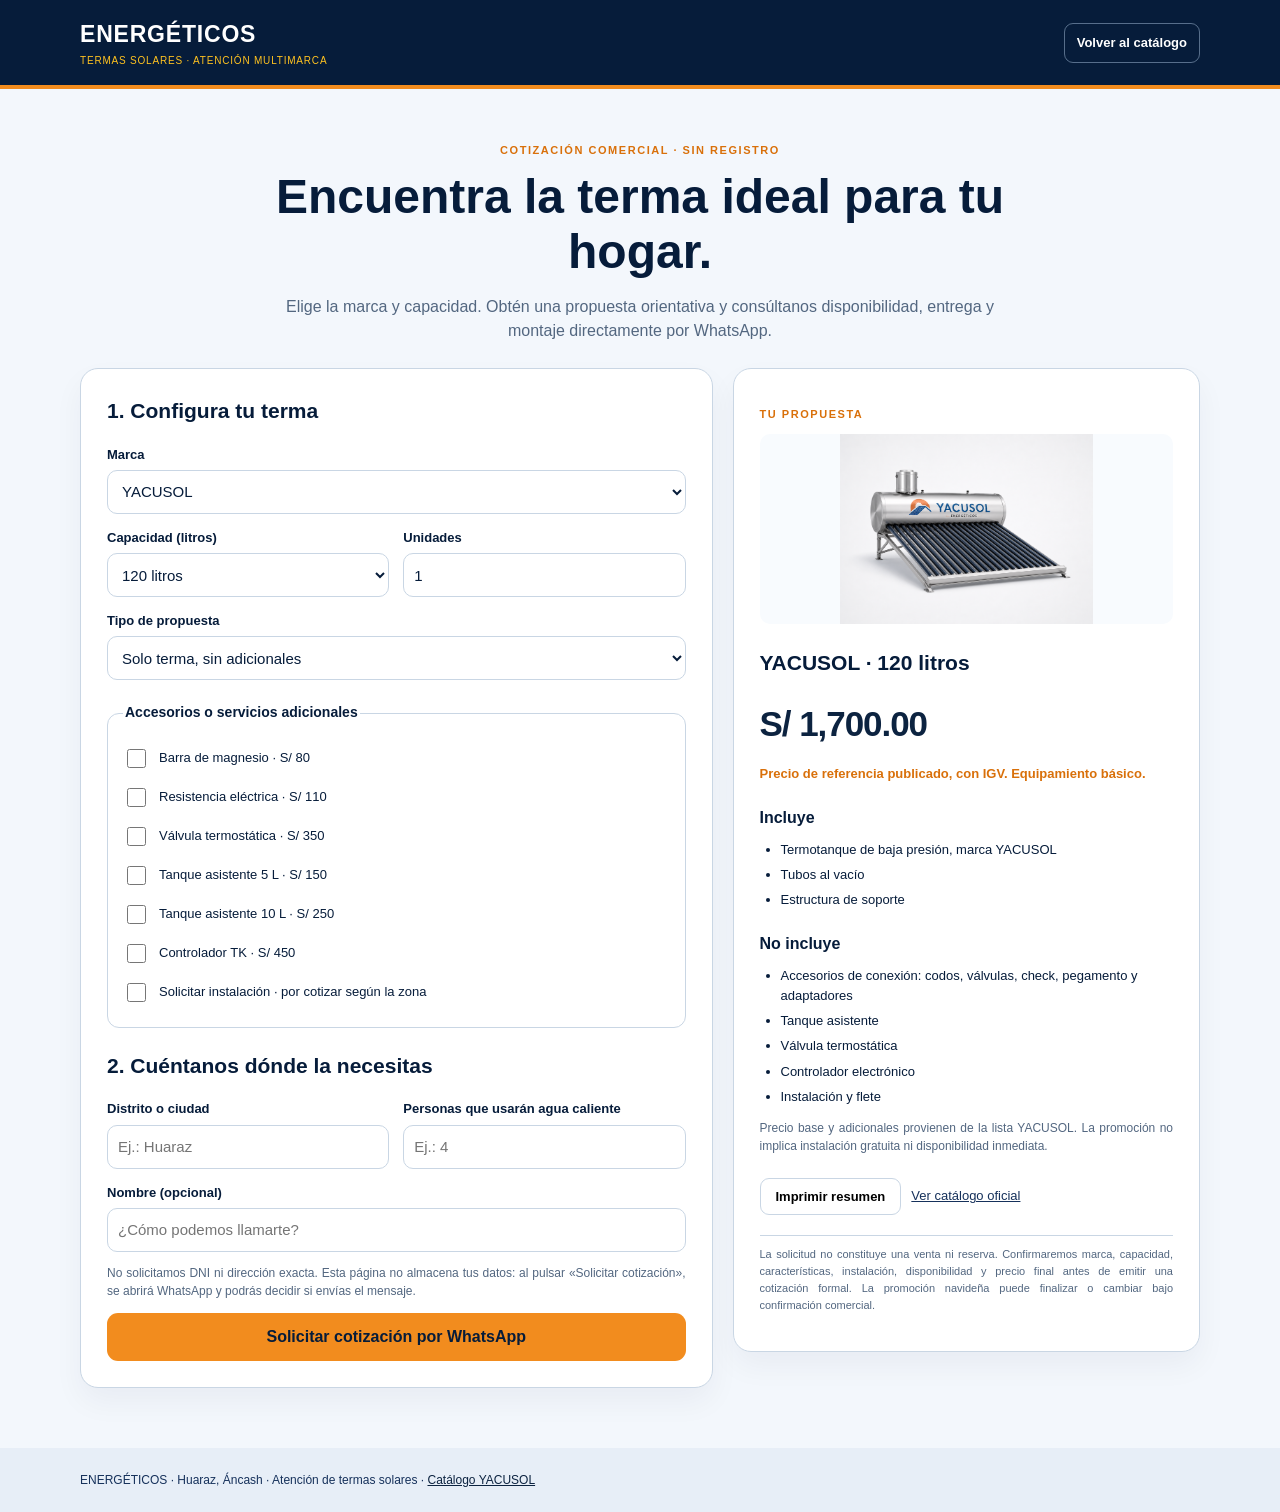
<file: cotizar/index.html>
<!doctype html>
<html lang="es">
<head>
<meta charset="utf-8"><meta name="viewport" content="width=device-width, initial-scale=1">
<meta name="theme-color" content="#0C2340">
<meta name="description" content="Cotiza tu terma solar con ENERGÉTICOS. Elige YACUSOL, XOLMAX, LUXXOL, INTIPOWER o TERMOINOX; consulta precios verificados y solicita disponibilidad por WhatsApp.">
<title>Cotización rápida de termas solares | ENERGÉTICOS</title>
<link rel="icon" href="../assets/logo-energeticos.jpeg">
<link rel="stylesheet" href="./estilos.css?v=20261108-2">
<script src="./cotizador.js?v=20261124-1" defer></script>
</head>
<body>
<header class="top">
  <div class="shell topline">
    <a class="wordmark" href="../"><strong>ENERGÉTICOS</strong><span>TERMAS SOLARES · ATENCIÓN MULTIMARCA</span></a>
    <a class="back" href="../">Volver al catálogo</a>
  </div>
</header>
<main class="shell">
<section class="intro"><p class="eyebrow">COTIZACIÓN COMERCIAL · SIN REGISTRO</p>
<h1>Encuentra la terma ideal para tu hogar.</h1>
<p>Elige la marca y capacidad. Obtén una propuesta orientativa y consúltanos disponibilidad, entrega y montaje directamente por WhatsApp.</p></section>
<div class="layout">
<form id="cotizador" class="panel" novalidate>
 <h2>1. Configura tu terma</h2>
 <div class="fields">
  <label class="full">Marca<select id="marca" required><option value="YACUSOL">YACUSOL</option><option value="XOLMAX">XOLMAX</option><option value="LUXXOL">LUXXOL</option><option value="INTIPOWER">INTIPOWER</option><option value="TERMOINOX">TERMOINOX</option></select></label>
  <label>Capacidad (litros)<select id="capacidad"><option value="120">120 litros</option><option value="150">150 litros</option><option value="200">200 litros</option><option value="250">250 litros</option><option value="300">300 litros</option><option value="400">400 litros</option><option value="500">500 litros</option><option value="otro">Otra capacidad</option></select></label>
  <label>Unidades<input id="cantidad" type="number" min="1" max="30" value="1" required></label>
  <label class="full">Tipo de propuesta<select id="paquete"><option value="regular">Solo terma, sin adicionales</option><option value="navidad">Promoción Navidad 2026 (YACUSOL, sujeta a confirmación)</option></select></label>
 </div>
 <fieldset id="adicionales" class="extras"><legend>Accesorios o servicios adicionales</legend>
   <label><input type="checkbox" value="magnesio"> Barra de magnesio · S/ 80</label>
   <label><input type="checkbox" value="resistencia"> Resistencia eléctrica · S/ 110</label>
   <label><input type="checkbox" value="valvula"> Válvula termostática · S/ 350</label>
   <label><input type="checkbox" value="tanque5"> Tanque asistente 5 L · S/ 150</label>
   <label><input type="checkbox" value="tanque10"> Tanque asistente 10 L · S/ 250</label>
   <label><input type="checkbox" value="controlador"> Controlador TK · S/ 450</label>
   <label><input type="checkbox" value="instalacion"> <span id="etiqueta-instalacion">Solicitar instalación · por cotizar según la zona</span></label>
 </fieldset>
 <h2>2. Cuéntanos dónde la necesitas</h2>
 <div class="fields">
  <label>Distrito o ciudad <input id="distrito" maxlength="90" placeholder="Ej.: Huaraz" autocomplete="address-level2"></label>
  <label>Personas que usarán agua caliente<input id="personas" type="number" min="1" max="100" placeholder="Ej.: 4"></label>
  <label class="full">Nombre (opcional)<input id="nombre" maxlength="90" placeholder="¿Cómo podemos llamarte?"></label>
 </div>
 <p class="hint">No solicitamos DNI ni dirección exacta. Esta página no almacena tus datos: al pulsar «Solicitar cotización», se abrirá WhatsApp y podrás decidir si envías el mensaje.</p>
 <button type="submit" class="primary">Solicitar cotización por WhatsApp</button>
</form>
<section class="panel summary" aria-live="polite" aria-atomic="true">
 <p class="eyebrow">TU PROPUESTA</p>
 <img id="producto" src="../assets/producto-yacusol.png" alt="Fotografía del equipo solar YACUSOL publicado en el catálogo oficial" loading="lazy">
 <h2 id="titulo">YACUSOL · 120 litros</h2>
 <p id="precio" class="price">S/ 1,700.00</p>
 <p id="estado" class="status">Precio base de referencia. Incluye IGV.</p>
 <h3>Incluye</h3><ul id="incluye"></ul>
 <h3>No incluye</h3><ul id="excluye"></ul>
 <p id="alcance" class="hint"></p>
 <div class="actions">
 <button type="button" id="imprimir" class="outline">Imprimir resumen</button>
 <a href="../#precios" class="subtle">Ver catálogo oficial</a>
 </div>
 <p class="disclaimer">La solicitud no constituye una venta ni reserva. Confirmaremos marca, capacidad, características, instalación, disponibilidad y precio final antes de emitir una cotización formal. La promoción navideña puede finalizar o cambiar bajo confirmación comercial.</p>
</section>
</div>
</main>
<footer><div class="shell">ENERGÉTICOS · Huaraz, Áncash · Atención de termas solares · <a href="https://energeticos2023.github.io/YACUSOL/">Catálogo YACUSOL</a></div></footer>
</body></html>
</file>
<file: cotizar/estilos.css>
:root{--navy:#061C3A;--blue:#0C2340;--blue2:#16315B;--orange:#F28C1E;--orange2:#D9700A;--gold:#FFC220;--paper:#fff;--bg:#F3F7FC;--border:#C9D6E4;--muted:#536780}
*{box-sizing:border-box}html{scroll-behavior:smooth}body{margin:0;background:var(--bg);color:var(--navy);font:16px/1.55 Arial,Helvetica,sans-serif}a{color:var(--blue2)}.shell{width:min(1120px,calc(100% - 32px));margin:auto}.top{background:var(--navy);border-bottom:4px solid var(--orange)}.topline{display:flex;justify-content:space-between;align-items:center;gap:12px;padding:17px 0}.wordmark{color:white;text-decoration:none;display:grid;letter-spacing:.05em}.wordmark strong{font-size:23px}.wordmark span{font-size:10px;color:var(--gold)}.back{color:white;font-weight:700;text-decoration:none;font-size:13px;border:1px solid #abc5df7d;border-radius:9px;padding:9px 12px}.intro{text-align:center;padding:42px 0 24px}.eyebrow{color:var(--orange2);font-size:11px;letter-spacing:.14em;font-weight:800}.intro h1{font-size:clamp(30px,5vw,48px);line-height:1.14;margin:10px auto 15px;max-width:850px}.intro>p:not(.eyebrow){color:var(--muted);max-width:720px;margin:auto}.layout{display:grid;grid-template-columns:minmax(0,1.15fr) minmax(290px,.85fr);gap:20px;align-items:start;padding-bottom:60px}.panel{padding:26px;border:1px solid var(--border);background:#fff;border-radius:18px;box-shadow:0 14px 30px #061c3a0c}.panel h2{font-size:21px;margin:0 0 17px}.panel h3{font-size:16px;margin:22px 0 9px}.fields{display:grid;grid-template-columns:1fr 1fr;gap:14px}.fields label{display:grid;gap:5px;font-size:13px;font-weight:700}.fields .full{grid-column:1/-1}input,select{font-family:inherit;font-size:15px;color:var(--navy);min-height:44px;border:1px solid var(--border);border-radius:10px;background:white;padding:10px}input:focus-visible,select:focus-visible,button:focus-visible,a:focus-visible{outline:3px solid var(--gold);outline-offset:2px}input:disabled,select:disabled,fieldset:disabled{opacity:.62}.extras{border:1px solid var(--border);border-radius:12px;padding:15px;margin:22px 0}.extras legend{font-weight:700;font-size:14px}.extras label{display:flex;gap:10px;align-items:center;font-size:13px;padding:7px 0}.extras input{width:19px;height:19px;min-height:auto;accent-color:var(--orange)}.hint{font-size:12px;color:var(--muted);text-align:justify}.primary{background:var(--orange);border:0;color:var(--navy);font-weight:800;padding:15px 18px;border-radius:11px;width:100%;font-size:16px;cursor:pointer}.primary:hover{background:var(--gold)}.summary{position:sticky;top:18px}.summary #producto{width:100%;height:190px;object-fit:contain;border-radius:10px;background:#f8fbfe}.summary #producto[hidden]{display:none}.summary h2{margin-top:15px}.price{font-size:35px;font-weight:800;letter-spacing:-.03em;color:var(--blue);margin:10px 0 5px}.status{font-size:13px;color:var(--orange2);font-weight:700}.summary ul{padding-left:21px;margin:8px 0}.summary li{font-size:13px;margin-bottom:5px}.actions{display:flex;gap:10px;align-items:center;flex-wrap:wrap;margin-top:22px}.outline{border:1px solid var(--border);border-radius:9px;padding:10px 15px;background:white;font:700 13px Arial;cursor:pointer}.subtle{font-size:13px}.disclaimer{padding-top:10px;border-top:1px solid var(--border);margin-top:20px;color:var(--muted);font-size:11px;text-align:justify}footer{padding:23px 0;background:#e7eef7;color:var(--blue2);font-size:12px}footer a{color:var(--blue)}@media(max-width:820px){.layout{grid-template-columns:1fr}.summary{position:static;order:-1}.summary #producto{height:125px}.intro{padding-top:30px}}@media(max-width:560px){.panel{padding:18px}.fields{grid-template-columns:1fr}.intro{text-align:left}.intro h1{font-size:32px}.topline{padding:12px 0}.back{font-size:11px}.wordmark strong{font-size:18px}.price{font-size:30px}}@media print{@page{size:A4;margin:16mm}.top,.back,.intro,form,footer,.actions,.disclaimer{display:none!important}.layout{display:block}.summary{border:none;box-shadow:none;padding:0}.summary #producto{height:100px}.summary h2{font-size:22px}.summary li{font-size:12px}.shell{width:100%}.summary:before{content:"ENERGÉTICOS · RESUMEN REFERENCIAL DE COTIZACIÓN";display:block;border-bottom:3px solid #F28C1E;padding-bottom:8px;font-weight:800;font-size:16px}.summary:after{content:"Documento orientativo: confirmar disponibilidad, modelo, flete, instalación y condiciones con ventas antes de contratar.";display:block;font-size:11px;margin-top:22px}}
</file>
